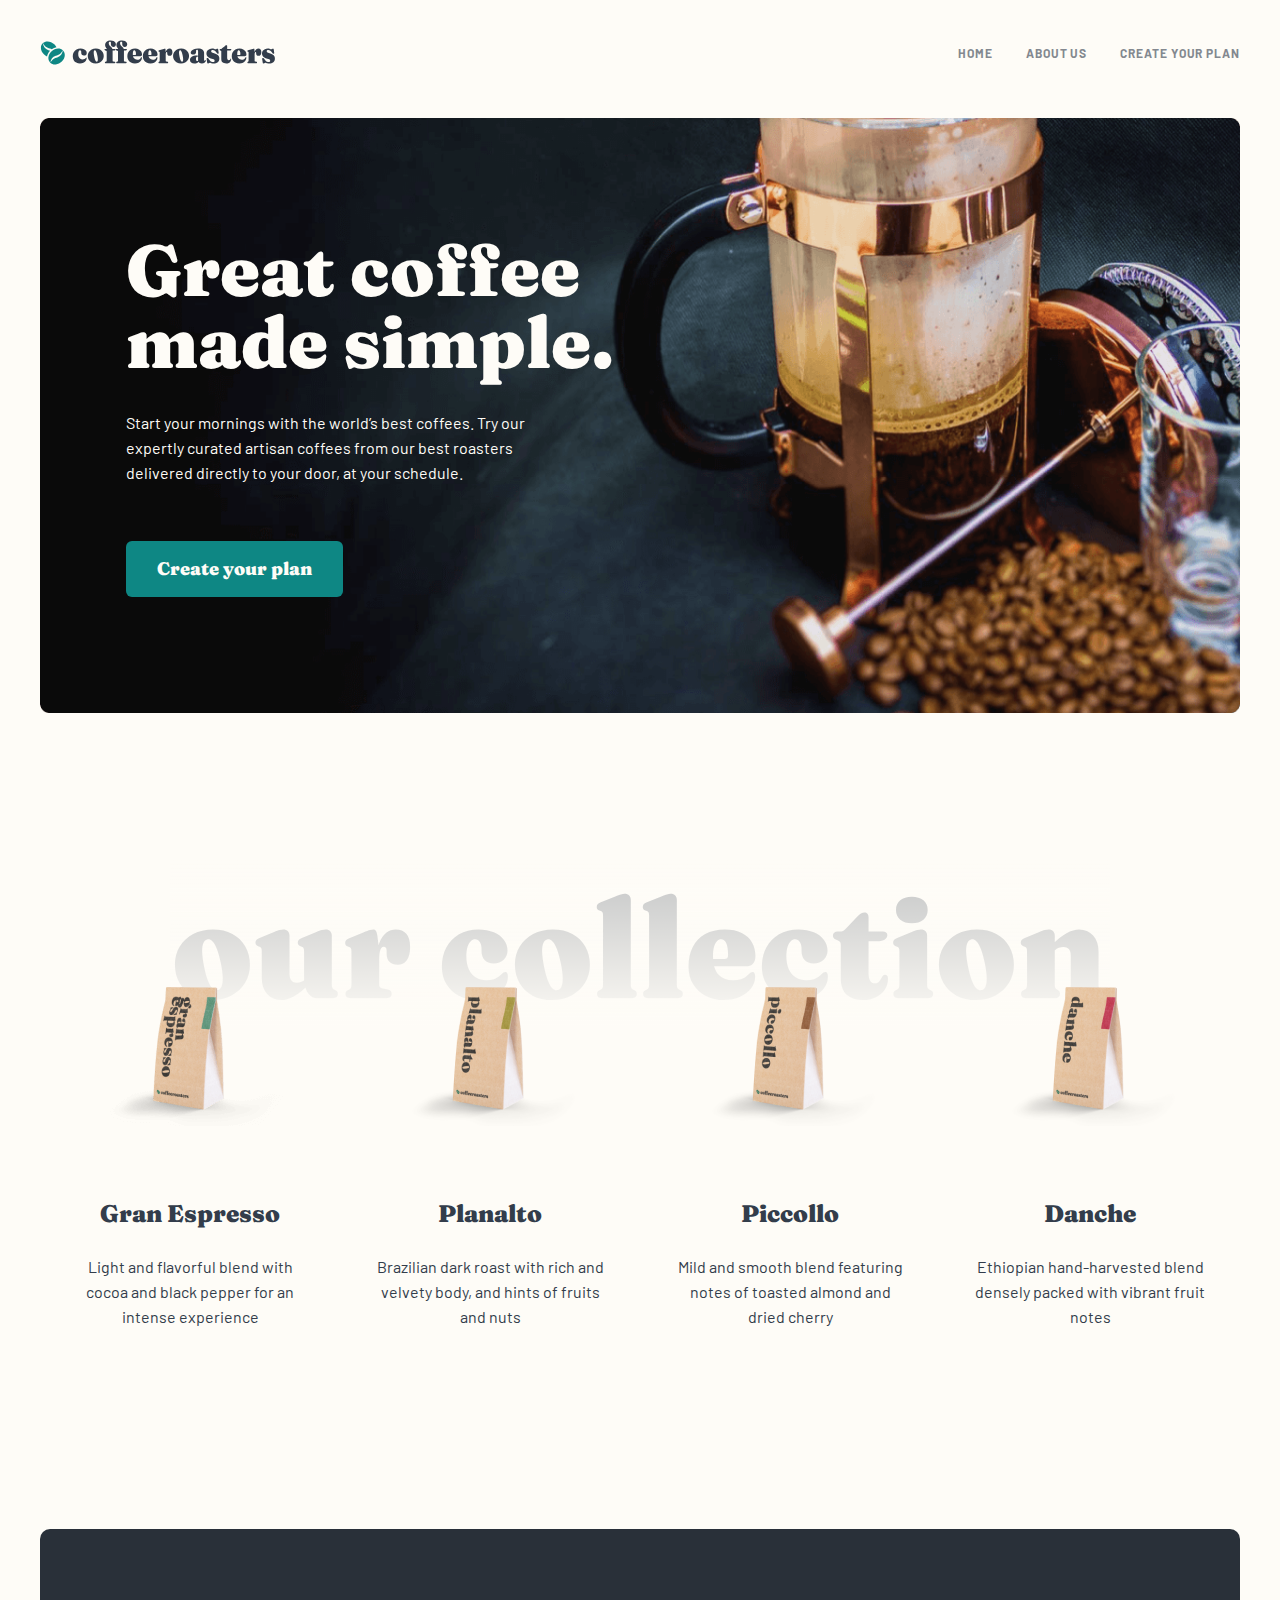
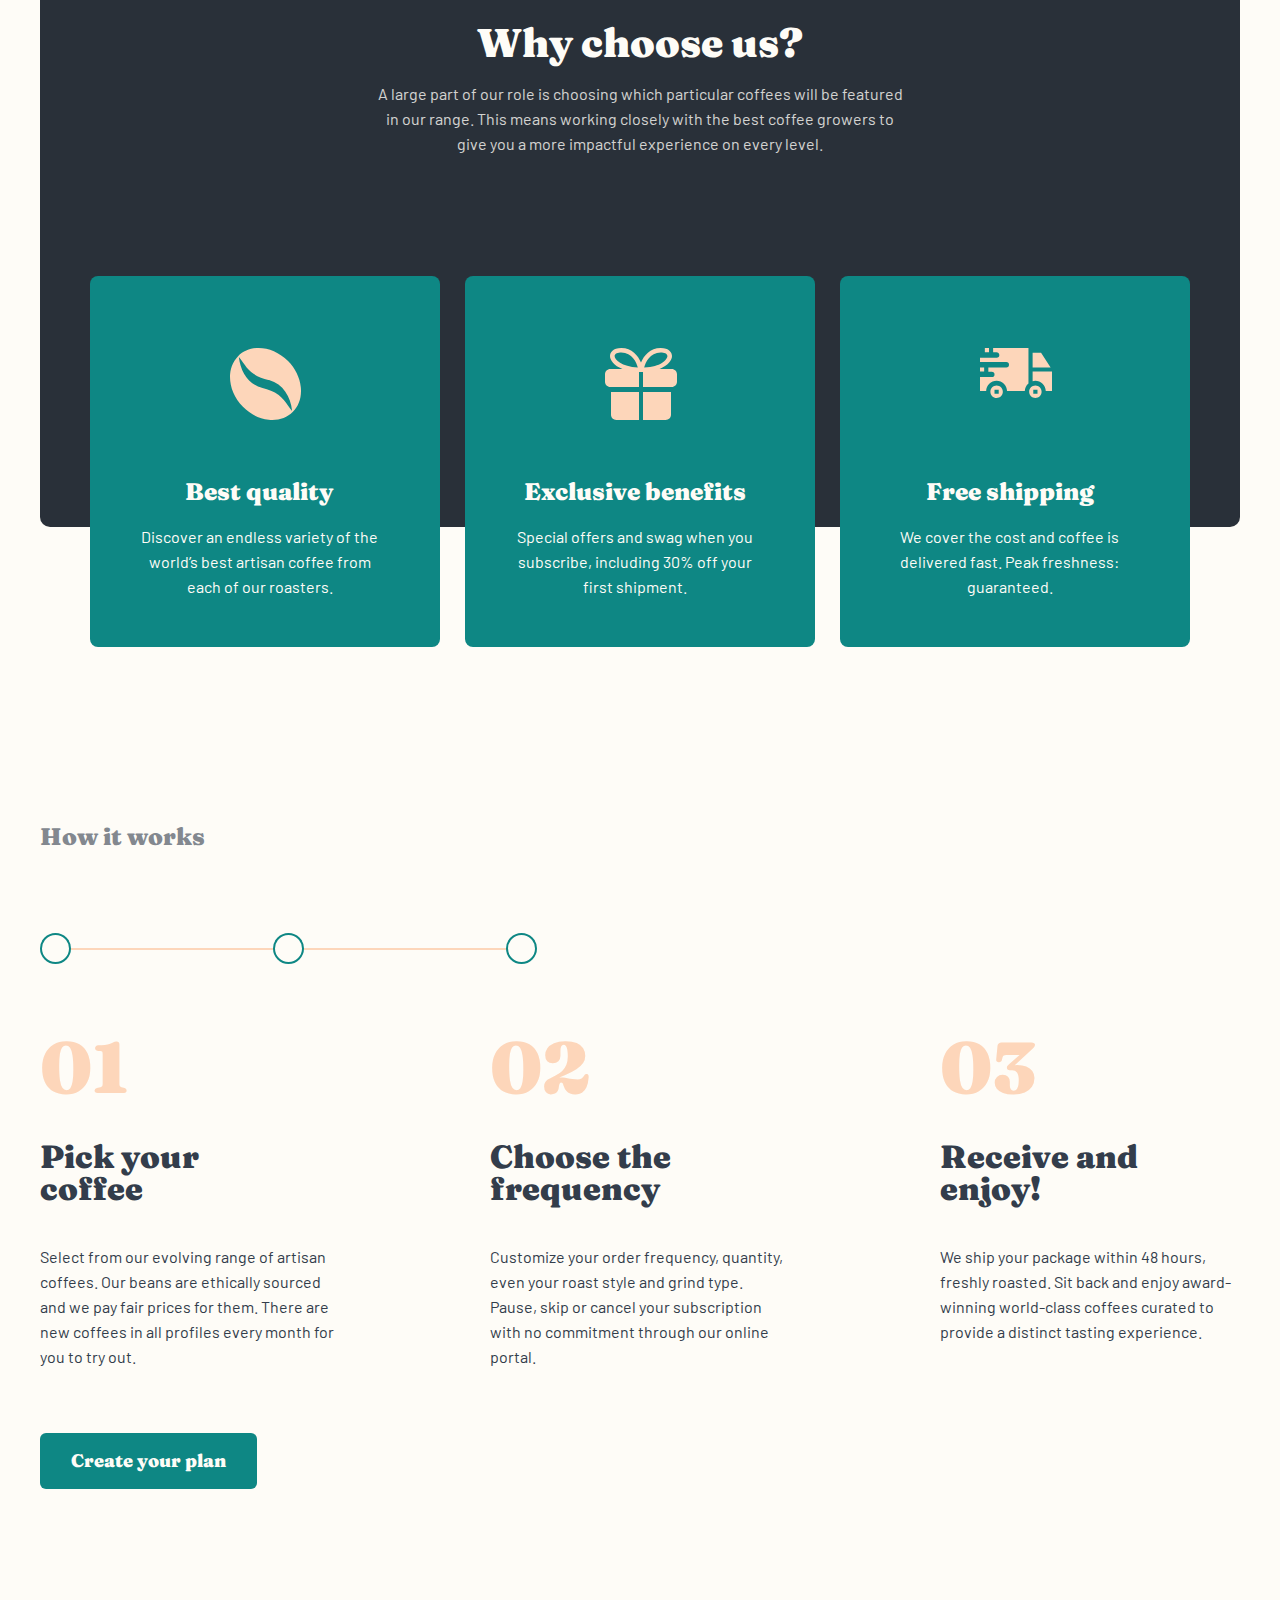
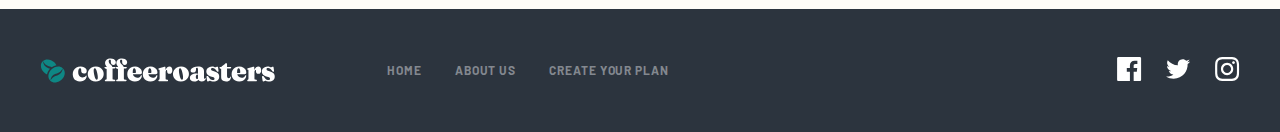
<file: index.html>
<!DOCTYPE html>
<html lang="en">
    <head>
        <meta charset="UTF-8" />
        <meta name="viewport" content="width=device-width, initial-scale=1.0" />
        <title>coffeeroaster</title>
        <!-- <link rel="stylesheet" href="./stayls/normalize.css" /> -->
        <!-- <link rel="stylesheet" href="./stayls/main.css" /> -->
        <link rel="stylesheet" href="./stayls/min.css">
    </head>
    <body>
        <header class="site-header">
            <div class="container">
                <div class="site-header__inner">
                    <a class="logo" href="">
                        <img
                            class="logo__img"
                            src="./images/logo.svg"
                            alt="coffeeroaster's logo" />
                    </a>
                    <button
                        class="site-header__menu-btn js-menu-btn"
                        type="button"></button>
                    <nav class="site-header__navbar navbar-menu">
                        <ul class="navbar-menu__list">
                            <li class="navbar-menu__item">
                                <a href="./index.html" class="navbar__menu__link">HOME</a>
                            </li>
                            <li class="navbar-menu__item">
                                <a href="./about.html" class="navbar__menu__link"
                                    >ABOUT US</a
                                >
                            </li>
                            <li class="navbar-menu__item">
                                <a href="" class="navbar__menu__link"
                                    >CREATE YOUR PLAN</a
                                >
                            </li>
                        </ul>
                    </nav>
                </div>
            </div>
        </header>
        <main class="site-main">
            <section class="great">
                <div class="container">
                    <div class="great__box">
                        <div class="great__small">
                            <h1
                                class="great__title"
                                title="Great coffee made simple.">
                                Great coffee made simple.
                            </h1>
                            <div class="great__text-box">
                                <p class="great__text">
                                    Start your mornings with the world’s best
                                    coffees. Try our expertly curated artisan
                                    coffees from our best roasters delivered
                                    directly to your door, at your schedule.
                                </p>
                            </div>
                            <a class="great__link" href="#">Create your plan</a>
                        </div>
                    </div>
                </div>
            </section>
            <section class="collection">
                <div class="container">
                    <ul class="collection__list">
                        <li class="collection__item">
                            <img
                                class="collection__img"
                                src="./images/kopicopy.png"
                                alt="Gran Espresso" />
                            <div class="collection__small">
                                <h2
                                    class="collection__title"
                                    title="Gran Espresso">
                                    Gran Espresso
                                </h2>
                                <p class="collection__text">
                                    Light and flavorful blend with cocoa and
                                    black pepper for an intense experience
                                </p>
                            </div>
                        </li>
                        <li class="collection__item">
                            <img
                                class="collection__img"
                                src="./images/planalto.png"
                                alt="Planalto" />
                            <div class="collection__small">
                                <h2 class="collection__title" title="Planalto">
                                    Planalto
                                </h2>
                                <p class="collection__text">
                                    Brazilian dark roast with rich and velvety
                                    body, and hints of fruits and nuts
                                </p>
                            </div>
                        </li>
                        <li class="collection__item">
                            <img
                                class="collection__img"
                                src="./images/piccollo.png"
                                alt="Piccollo" />
                            <div class="collection__small">
                                <h2 class="collection__title" title="Piccollo">
                                    Piccollo
                                </h2>
                                <p class="collection__text">
                                    Mild and smooth blend featuring notes of
                                    toasted almond and dried cherry
                                </p>
                            </div>
                        </li>
                        <li class="collection__item">
                            <img
                                class="collection__img"
                                src="./images/danche.png"
                                alt="Danche" />
                            <div class="collection__small">
                                <h2 class="collection__title" title="Danche">
                                    Danche
                                </h2>
                                <p class="collection__text">
                                    Ethiopian hand-harvested blend densely
                                    packed with vibrant fruit notes
                                </p>
                            </div>
                        </li>
                    </ul>
                </div>
            </section>
            <section class="quality">
                <div class="container">
                    <div class="quality__box">
                        <div class="quality__small-box">
                            <h2 class="quality__title" title="Why choose us?">
                                Why choose us?
                            </h2>
                            <p class="quality__text">
                                A large part of our role is choosing which
                                particular coffees will be featured in our
                                range. This means working closely with the best
                                coffee growers to give you a more impactful
                                experience on every level.
                            </p>
                        </div>
                    </div>
                    <div class="quality__list-wrapper">
                        <ul class="quality__list">
                            <li class="quality__item quality__item--one">
                                <div class="quality__inner">
                                    <h3
                                        class="quality__item-title"
                                        title="Best quality">
                                        Best quality
                                    </h3>
                                    <p class="quality__desc">
                                        Discover an endless variety of the
                                        world’s best artisan coffee from each of
                                        our roasters.
                                    </p>
                                </div>
                            </li>
                            <li class="quality__item quality__item--two">
                                <div class="quality__inner">
                                    <h3
                                        class="quality__item-title"
                                        title="Exclusive benefits">
                                        Exclusive benefits
                                    </h3>
                                    <p class="quality__desc">
                                        Special offers and swag when you
                                        subscribe, including 30% off your first
                                        shipment.
                                    </p>
                                </div>
                            </li>
                            <li class="quality__item quality__item--there">
                                <div class="quality__inner">
                                    <h3 class="quality__item-title">
                                        Free shipping
                                    </h3>
                                    <p class="quality__desc">
                                        We cover the cost and coffee is
                                        delivered fast. Peak freshness:
                                        guaranteed.
                                    </p>
                                </div>
                            </li>
                        </ul>
                    </div>
                </div>
            </section>
            <section class="work">
                <div class="container">
                    <div class="work__box">
                        <h2 class="work__title" title="How it works">
                            How it works
                        </h2>
                        <ol class="work__list">
                            <li class="work__item work__item--one">
                                <span class="work__span">
                                    <h3
                                        class="work__small-title"
                                        title="Pick your coffee">
                                        Pick your coffee
                                    </h3>
                                </span>
                                <p class="work__text">
                                    Select from our evolving range of artisan
                                    coffees. Our beans are ethically sourced and
                                    we pay fair prices for them. There are new
                                    coffees in all profiles every month for you
                                    to try out.
                                </p>
                            </li>
                            <li class="work__item work__item--two">
                                <h3
                                    class="work__small-title"
                                    title="Choose the frequency">
                                    Choose the frequency
                                </h3>
                                <p class="work__text">
                                    Customize your order frequency, quantity,
                                    even your roast style and grind type. Pause,
                                    skip or cancel your subscription with no
                                    commitment through our online portal.
                                </p>
                            </li>
                            <li class="work__item work__item--three">
                                <span class="work__span">
                                    <h3
                                        class="work__small-title"
                                        title="Receive and enjoy!">
                                        Receive and enjoy!
                                    </h3>
                                </span>
                                <p class="work__text">
                                    We ship your package within 48 hours,
                                    freshly roasted. Sit back and enjoy
                                    award-winning world-class coffees curated to
                                    provide a distinct tasting experience.
                                </p>
                            </li>
                        </ol>
                        <a class="work__link" href="#">Create your plan</a>
                    </div>
                </div>
            </section>
        </main>
        <footer class="site-footer">
            <div class="container">
                <div class="site-footer__box">
                    <a href="/">
                        <img
                            class="site-footer__logo"
                            src="./images/logofooter.svg"
                            alt="logo" />
                    </a>
                    <ul class="site-footer__list">
                        <li class="site-footer__item">
                            <a class="site-footer__link" href="./index.html">Home</a>
                        </li>
                        <li class="site-footer__item">
                            <a class="site-footer__link" href="./about.html">ABOUT US</a>
                        </li>
                        <li class="site-footer__item">
                            <a class="site-footer__link" href="#"
                                >CREATE YOUR PLAN</a
                            >
                        </li>
                    </ul>
                    <ul class="site-footer__icon-list">
                        <li class="site-footer__icon-item">
                            <a href="#" class="site-footer__icon-link">
                                <svg
                                    xmlns="http://www.w3.org/2000/svg"
                                    width="25"
                                    height="24"
                                    viewBox="0 0 25 24"
                                    fill="none">
                                    <path
                                        d="M22.7751 0H1.4251C0.693098 0 0.100098 0.593 0.100098 1.325V22.676C0.100098 23.407 0.693098 24 1.4251 24H12.9201V14.706H9.7921V11.084H12.9201V8.413C12.9201 5.313 14.8131 3.625 17.5791 3.625C18.9041 3.625 20.0421 3.724 20.3741 3.768V7.008L18.4561 7.009C16.9521 7.009 16.6611 7.724 16.6611 8.772V11.085H20.2481L19.7811 14.707H16.6611V24H22.7771C23.5071 24 24.1001 23.407 24.1001 22.675V1.325C24.1001 0.593 23.5071 0 22.7751 0Z"
                                        fill="currentcolor" />
                                </svg>
                            </a>
                        </li>
                        <li class="site-footer__icon-item">
                            <a href="#" class="site-footer__icon-link">
                                <svg
                                    xmlns="http://www.w3.org/2000/svg"
                                    width="25"
                                    height="20"
                                    viewBox="0 0 25 20"
                                    fill="none">
                                    <path
                                        d="M24.1001 2.55705C23.2171 2.94905 22.2681 3.21305 21.2721 3.33205C22.2891 2.72305 23.0701 1.75805 23.4371 0.608047C22.4861 1.17205 21.4321 1.58205 20.3101 1.80305C19.4131 0.846047 18.1321 0.248047 16.7161 0.248047C13.5371 0.248047 11.2011 3.21405 11.9191 6.29305C7.8281 6.08805 4.2001 4.12805 1.7711 1.14905C0.481098 3.36205 1.1021 6.25705 3.2941 7.72305C2.4881 7.69705 1.7281 7.47605 1.0651 7.10705C1.0111 9.38805 2.6461 11.522 5.0141 11.997C4.3211 12.185 3.5621 12.229 2.7901 12.081C3.4161 14.037 5.2341 15.46 7.3901 15.5C5.3201 17.123 2.7121 17.848 0.100098 17.54C2.2791 18.937 4.8681 19.752 7.6481 19.752C16.7901 19.752 21.9551 12.031 21.6431 5.10605C22.6051 4.41105 23.4401 3.54405 24.1001 2.55705Z"
                                        fill="currentcolor" />
                                </svg>
                            </a>
                        </li>
                        <li class="site-footer__icon-item">
                            <a href="#" class="site-footer__icon-link">
                                <svg
                                    xmlns="http://www.w3.org/2000/svg"
                                    width="25"
                                    height="24"
                                    viewBox="0 0 25 24"
                                    fill="none">
                                    <path
                                        fill-rule="evenodd"
                                        clip-rule="evenodd"
                                        d="M12.1001 0C8.8411 0 8.4331 0.014 7.1531 0.072C2.7951 0.272 0.373098 2.69 0.173098 7.052C0.114098 8.333 0.100098 8.741 0.100098 12C0.100098 15.259 0.114098 15.668 0.172098 16.948C0.372098 21.306 2.7901 23.728 7.1521 23.928C8.4331 23.986 8.8411 24 12.1001 24C15.3591 24 15.7681 23.986 17.0481 23.928C21.4021 23.728 23.8301 21.31 24.0271 16.948C24.0861 15.668 24.1001 15.259 24.1001 12C24.1001 8.741 24.0861 8.333 24.0281 7.053C23.8321 2.699 21.4111 0.273 17.0491 0.073C15.7681 0.014 15.3591 0 12.1001 0ZM12.1001 2.163C15.3041 2.163 15.6841 2.175 16.9501 2.233C20.2021 2.381 21.7211 3.924 21.8691 7.152C21.9271 8.417 21.9381 8.797 21.9381 12.001C21.9381 15.206 21.9261 15.585 21.8691 16.85C21.7201 20.075 20.2051 21.621 16.9501 21.769C15.6841 21.827 15.3061 21.839 12.1001 21.839C8.8961 21.839 8.5161 21.827 7.2511 21.769C3.9911 21.62 2.4801 20.07 2.3321 16.849C2.2741 15.584 2.2621 15.205 2.2621 12C2.2621 8.796 2.2751 8.417 2.3321 7.151C2.4811 3.924 3.9961 2.38 7.2511 2.232C8.5171 2.175 8.8961 2.163 12.1001 2.163ZM5.9381 12C5.9381 8.597 8.6971 5.838 12.1001 5.838C15.5031 5.838 18.2621 8.597 18.2621 12C18.2621 15.404 15.5031 18.163 12.1001 18.163C8.6971 18.163 5.9381 15.403 5.9381 12ZM12.1001 16C9.8911 16 8.1001 14.21 8.1001 12C8.1001 9.791 9.8911 8 12.1001 8C14.3091 8 16.1001 9.791 16.1001 12C16.1001 14.21 14.3091 16 12.1001 16ZM17.0651 5.595C17.0651 4.8 17.7101 4.155 18.5061 4.155C19.3011 4.155 19.9451 4.8 19.9451 5.595C19.9451 6.39 19.3011 7.035 18.5061 7.035C17.7101 7.035 17.0651 6.39 17.0651 5.595Z"
                                        fill="currentcolor" />
                                </svg>
                            </a>
                        </li>
                    </ul>
                </div>
            </div>
        </footer>
        <script src="./main.js"></script>
    </body>
</html>
</file>
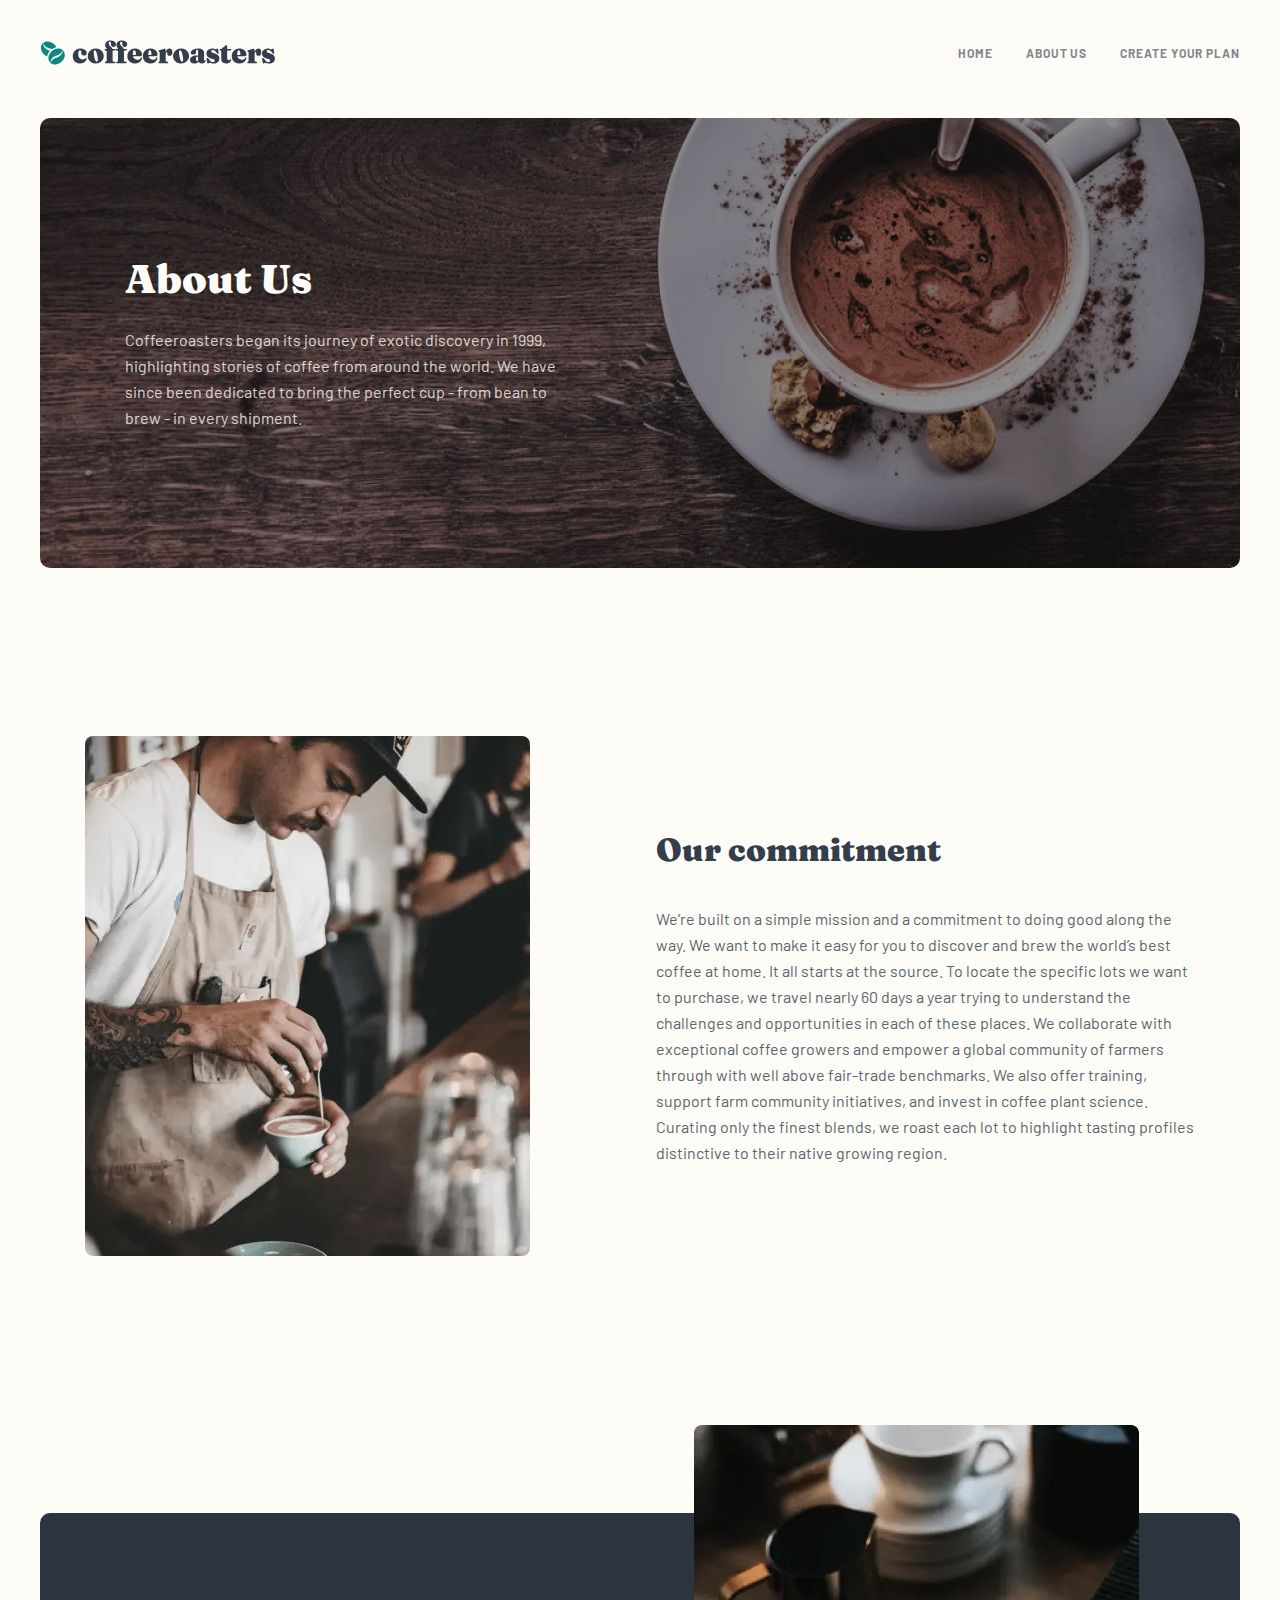
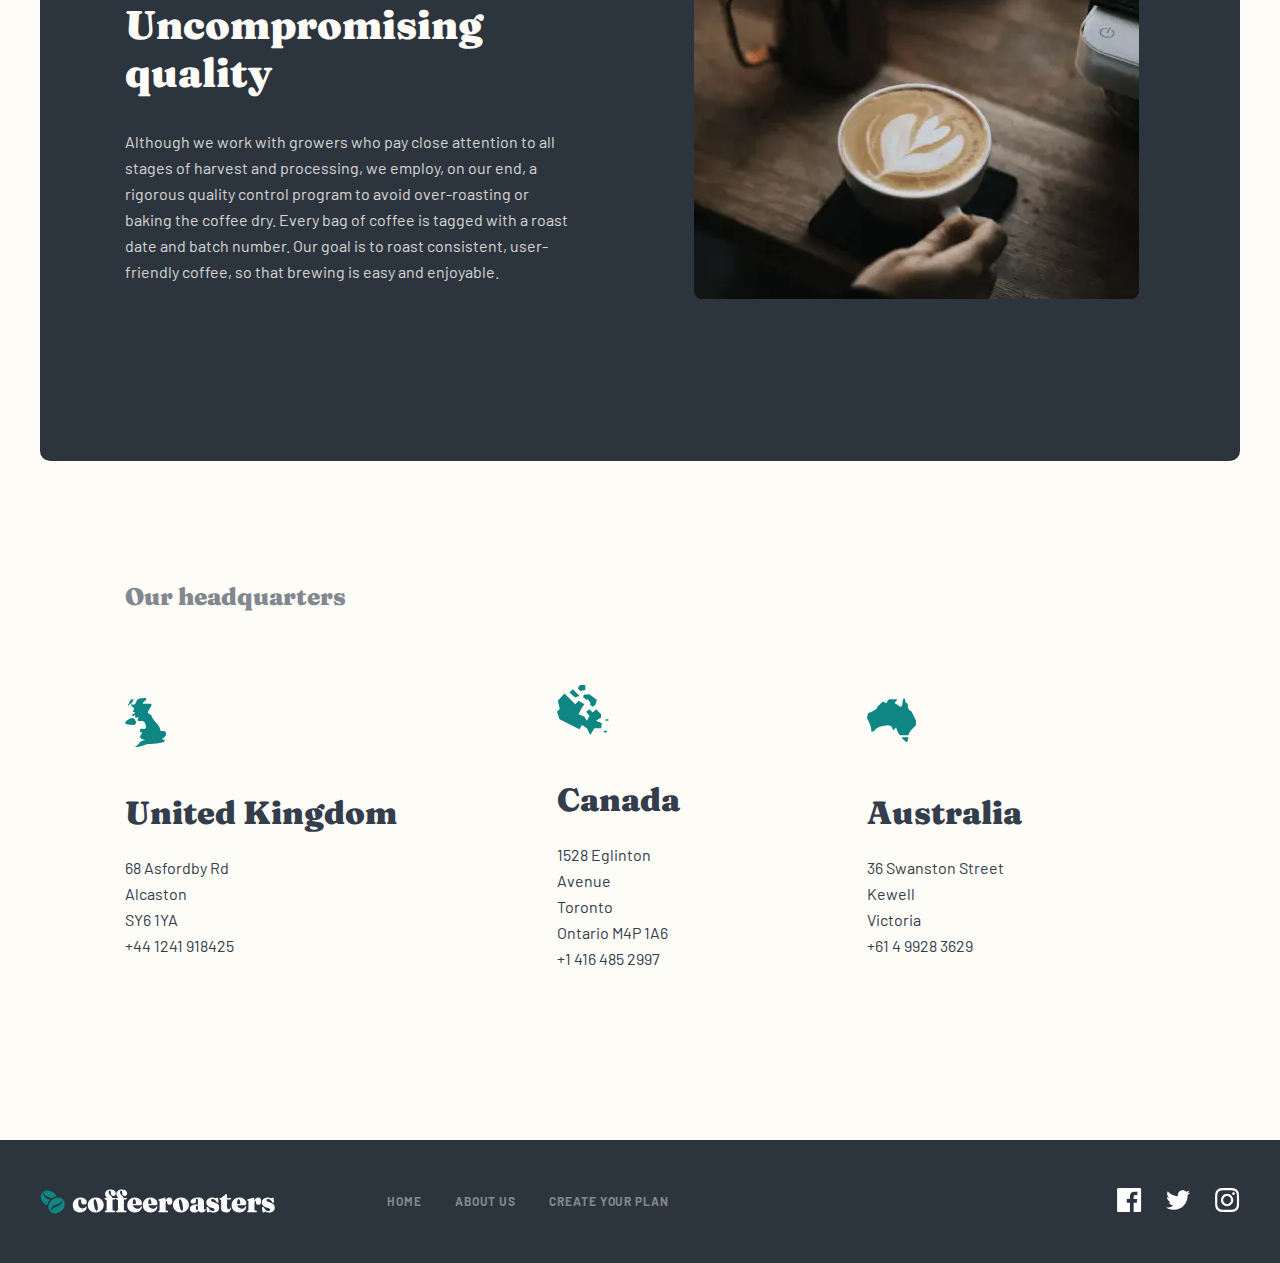
<file: about.html>
<!DOCTYPE html>
<html lang="en">
    <head>
        <meta charset="UTF-8" />
        <meta name="viewport" content="width=device-width, initial-scale=1.0" />
        <title>About</title>
        <!-- <link rel="stylesheet" href="./stayls/normalize.css" /> -->
        <!-- <link rel="stylesheet" href="././stayls/main.css" /> -->
        <link rel="stylesheet" href="./stayls/min.css">
    </head>
    <body>
        <header class="site-header">
            <div class="container">
                <div class="site-header__inner">
                    <a class="logo" href="./index.html">
                        <img
                            class="logo__img"
                            src="./images/logo.svg"
                            alt="coffeeroaster's logo" />
                    </a>
                    <button
                        class="site-header__menu-btn js-menu-btn"
                        type="button"></button>
                    <nav class="site-header__navbar navbar-menu">
                        <ul class="navbar-menu__list">
                            <li class="navbar-menu__item">
                                <a
                                    href="./index.html"
                                    class="navbar__menu__link"
                                    >HOME</a
                                >
                            </li>
                            <li class="navbar-menu__item">
                                <a
                                    href="./about.html"
                                    class="navbar__menu__link"
                                    >ABOUT US</a
                                >
                            </li>
                            <li class="navbar-menu__item">
                                <a href="" class="navbar__menu__link"
                                    >CREATE YOUR PLAN</a
                                >
                            </li>
                        </ul>
                    </nav>
                </div>
            </div>
        </header>
        <main class="site-main">
            <section class="about">
                <div class="container">
                    <div class="about__big-box">
                        <h1 class="about__title" title="About Us">About Us</h1>
                        <div class="about__box">
                            <p class="about__text">
                                Coffeeroasters began its journey of exotic
                                discovery in 1999, highlighting stories of
                                coffee from around the world. We have since been
                                dedicated to bring the perfect cup - from bean
                                to brew - in every shipment.
                            </p>
                        </div>
                    </div>
                </div>
            </section>
            <section class="commitment">
                <div class="container">
                    <div class="commitment__big-box">
                        <div class="commitment__box">
                            <picture class="commitment__pictuer">
                                <source
                                    type="image/webp"
                                    media="(min-width: 1000px)"
                                    width="445"
                                    height="520"
                                    srcset="
                                        ./images/mendesktop@1x.webp 1x,
                                        ./images/mendesktop@2x.webp 2x
                                    " />

                                <source
                                    type="image/webp"
                                    media="(min-width: 750px)"
                                    width="281"
                                    height="470"
                                    srcset="
                                        ./images/mentablet@1x.webp 1x,
                                        ./images/mentablet@2x.webp 2x
                                    " />

                                <source
                                    type="image/webp"
                                    srcset="
                                        ./images/menmobile@1x.webp 1x,
                                        ./images/menmobile@2x.webp 2x
                                    " />

                                <source
                                    media="(min-width: 1000px)"
                                    width="445"
                                    height="520"
                                    srcset="
                                        ./images/mendesktop@1x 1x,
                                        ./images/mendesktop@2x 2x
                                    " />

                                <source
                                    media="(min-width: 750px)"
                                    width="281"
                                    height="470"
                                    srcset="
                                        ./images/mentablet@1x 1x,
                                        ./images/mentablet@2x 2x
                                    " />

                                <img
                                    class="commitment__img"
                                    src="./images/menmobile@1x.png"
                                    srcset="
                                        ./images/menmobile@1x.png 1x,
                                        ./images/menmobile@2x.png 2x
                                    "
                                    alt="Men's picture" />
                            </picture>
                            <div class="commitment__text-box">
                                <h2
                                    class="commitment__title"
                                    title="Our commitment">
                                    Our commitment
                                </h2>
                                <p class="commitment__text">
                                    We’re built on a simple mission and a
                                    commitment to doing good along the way. We
                                    want to make it easy for you to discover and
                                    brew the world’s best coffee at home. It all
                                    starts at the source. To locate the specific
                                    lots we want to purchase, we travel nearly
                                    60 days a year trying to understand the
                                    challenges and opportunities in each of
                                    these places. We collaborate with
                                    exceptional coffee growers and empower a
                                    global community of farmers through with
                                    well above fair-trade benchmarks. We also
                                    offer training, support farm community
                                    initiatives, and invest in coffee plant
                                    science. Curating only the finest blends, we
                                    roast each lot to highlight tasting profiles
                                    distinctive to their native growing region.
                                </p>
                            </div>
                        </div>
                    </div>
                </div>
            </section>
            <section class="uncom">
                <div class="container">
                    <div class="uncom__box">
                        <picture class="uncom__pictuer">
                            <source
                                type="image/webp"
                                media="(min-width: 1000px)"
                                width="445"
                                height="474"
                                srcset="
                                    ./images/uncomdesktop@1x.webp 1x,
                                    ./images/uncomdesktop@2x.webp 2x
                                " />

                            <source
                                type="image/webp"
                                media="(min-width: 750px)"
                                width="573"
                                height="320"
                                srcset="
                                    ./images/uncomtablet@1x.webp 1x,
                                    ./images/uncomtablet@2x.webp 2x
                                " />

                            <source
                                type="image/webp"
                                srcset="
                                    ./images/uncommobile@1x.webp 1x,
                                    ./images/uncommobile@2x.webp 2x
                                " />

                            <source
                                media="(min-width: 1000px)"
                                width="445"
                                height="474"
                                srcset="
                                    ./images/uncomdesktop@1x.png 1x,
                                    ./images/uncomdesktop@2x.png 2x
                                " />

                            <source
                                media="(min-width: 750px)"
                                width="573"
                                height="320"
                                srcset="
                                    ./images/uncomtablet@1x.png 1x,
                                    ./images/uncomtablet@2x.png 2x
                                " />

                            <img
                                class="uncom__img"
                                src="./images/uncommobile@1x.png"
                                srcset="
                                    ./images/uncommobile@1x.png 1x,
                                    ./images/uncommobile@2x.png 2x
                                "
                                alt="Coffee's picture" />
                        </picture>
                        <div class="uncom__text-box">
                            <h2
                                class="uncom__title"
                                title="Uncompromising quality">
                                Uncompromising quality
                            </h2>
                            <p class="uncom__text">
                                Although we work with growers who pay close
                                attention to all stages of harvest and
                                processing, we employ, on our end, a rigorous
                                quality control program to avoid over-roasting
                                or baking the coffee dry. Every bag of coffee is
                                tagged with a roast date and batch number. Our
                                goal is to roast consistent, user-friendly
                                coffee, so that brewing is easy and enjoyable.
                            </p>
                        </div>
                    </div>
                </div>
            </section>
            <section class="head">
                <div class="container">
                    <div class="head__box">
                        <h2 class="head__title" title="Our headquarters">
                            Our headquarters
                        </h2>
                        <ul class="head__list">
                            <li class="head__item">
                                <h3
                                    class="head__small-title"
                                    title="United Kingdom">
                                    United Kingdom
                                </h3>
                                <div class="head__text-box">
                                    <p class="head__text">
                                        68 Asfordby Rd Alcaston <br />
                                        SY6 1YA <br />
                                        +44 1241 918425
                                    </p>
                                </div>
                            </li>
                            <li class="head__item">
                                <h3 class="head__small-title" title="Canada">
                                    Canada
                                </h3>
                                <div class="head__text-box">
                                    <p class="head__text">
                                        1528 Eglinton Avenue <br />
                                        Toronto <br />
                                        Ontario M4P 1A6 <br />
                                        +1 416 485 2997
                                    </p>
                                </div>
                            </li>
                            <li class="head__item">
                                <h3 class="head__small-title" title="Australia">
                                    Australia
                                </h3>
                                <div class="head__text-box">
                                    <p class="head__text">
                                        36 Swanston Street <br />
                                        Kewell <br />
                                        Victoria <br />
                                        +61 4 9928 3629
                                    </p>
                                </div>
                            </li>
                        </ul>
                    </div>
                </div>
            </section>
        </main>
        <footer class="site-footer">
            <div class="container">
                <div class="site-footer__box">
                    <a href="./index.html">
                        <img
                            class="site-footer__logo"
                            src="./images/logofooter.svg"
                            alt="logo" />
                    </a>
                    <ul class="site-footer__list">
                        <li class="site-footer__item">
                            <a class="site-footer__link" href="./index.html"
                                >Home</a
                            >
                        </li>
                        <li class="site-footer__item">
                            <a class="site-footer__link" href="./about.html"
                                >ABOUT US</a
                            >
                        </li>
                        <li class="site-footer__item">
                            <a class="site-footer__link" href="#"
                                >CREATE YOUR PLAN</a
                            >
                        </li>
                    </ul>
                    <ul class="site-footer__icon-list">
                        <li class="site-footer__icon-item">
                            <a href="#" class="site-footer__icon-link">
                                <svg
                                    xmlns="http://www.w3.org/2000/svg"
                                    width="25"
                                    height="24"
                                    viewBox="0 0 25 24"
                                    fill="none">
                                    <path
                                        d="M22.7751 0H1.4251C0.693098 0 0.100098 0.593 0.100098 1.325V22.676C0.100098 23.407 0.693098 24 1.4251 24H12.9201V14.706H9.7921V11.084H12.9201V8.413C12.9201 5.313 14.8131 3.625 17.5791 3.625C18.9041 3.625 20.0421 3.724 20.3741 3.768V7.008L18.4561 7.009C16.9521 7.009 16.6611 7.724 16.6611 8.772V11.085H20.2481L19.7811 14.707H16.6611V24H22.7771C23.5071 24 24.1001 23.407 24.1001 22.675V1.325C24.1001 0.593 23.5071 0 22.7751 0Z"
                                        fill="currentcolor" />
                                </svg>
                            </a>
                        </li>
                        <li class="site-footer__icon-item">
                            <a href="#" class="site-footer__icon-link">
                                <svg
                                    xmlns="http://www.w3.org/2000/svg"
                                    width="25"
                                    height="20"
                                    viewBox="0 0 25 20"
                                    fill="none">
                                    <path
                                        d="M24.1001 2.55705C23.2171 2.94905 22.2681 3.21305 21.2721 3.33205C22.2891 2.72305 23.0701 1.75805 23.4371 0.608047C22.4861 1.17205 21.4321 1.58205 20.3101 1.80305C19.4131 0.846047 18.1321 0.248047 16.7161 0.248047C13.5371 0.248047 11.2011 3.21405 11.9191 6.29305C7.8281 6.08805 4.2001 4.12805 1.7711 1.14905C0.481098 3.36205 1.1021 6.25705 3.2941 7.72305C2.4881 7.69705 1.7281 7.47605 1.0651 7.10705C1.0111 9.38805 2.6461 11.522 5.0141 11.997C4.3211 12.185 3.5621 12.229 2.7901 12.081C3.4161 14.037 5.2341 15.46 7.3901 15.5C5.3201 17.123 2.7121 17.848 0.100098 17.54C2.2791 18.937 4.8681 19.752 7.6481 19.752C16.7901 19.752 21.9551 12.031 21.6431 5.10605C22.6051 4.41105 23.4401 3.54405 24.1001 2.55705Z"
                                        fill="currentcolor" />
                                </svg>
                            </a>
                        </li>
                        <li class="site-footer__icon-item">
                            <a href="#" class="site-footer__icon-link">
                                <svg
                                    xmlns="http://www.w3.org/2000/svg"
                                    width="25"
                                    height="24"
                                    viewBox="0 0 25 24"
                                    fill="none">
                                    <path
                                        fill-rule="evenodd"
                                        clip-rule="evenodd"
                                        d="M12.1001 0C8.8411 0 8.4331 0.014 7.1531 0.072C2.7951 0.272 0.373098 2.69 0.173098 7.052C0.114098 8.333 0.100098 8.741 0.100098 12C0.100098 15.259 0.114098 15.668 0.172098 16.948C0.372098 21.306 2.7901 23.728 7.1521 23.928C8.4331 23.986 8.8411 24 12.1001 24C15.3591 24 15.7681 23.986 17.0481 23.928C21.4021 23.728 23.8301 21.31 24.0271 16.948C24.0861 15.668 24.1001 15.259 24.1001 12C24.1001 8.741 24.0861 8.333 24.0281 7.053C23.8321 2.699 21.4111 0.273 17.0491 0.073C15.7681 0.014 15.3591 0 12.1001 0ZM12.1001 2.163C15.3041 2.163 15.6841 2.175 16.9501 2.233C20.2021 2.381 21.7211 3.924 21.8691 7.152C21.9271 8.417 21.9381 8.797 21.9381 12.001C21.9381 15.206 21.9261 15.585 21.8691 16.85C21.7201 20.075 20.2051 21.621 16.9501 21.769C15.6841 21.827 15.3061 21.839 12.1001 21.839C8.8961 21.839 8.5161 21.827 7.2511 21.769C3.9911 21.62 2.4801 20.07 2.3321 16.849C2.2741 15.584 2.2621 15.205 2.2621 12C2.2621 8.796 2.2751 8.417 2.3321 7.151C2.4811 3.924 3.9961 2.38 7.2511 2.232C8.5171 2.175 8.8961 2.163 12.1001 2.163ZM5.9381 12C5.9381 8.597 8.6971 5.838 12.1001 5.838C15.5031 5.838 18.2621 8.597 18.2621 12C18.2621 15.404 15.5031 18.163 12.1001 18.163C8.6971 18.163 5.9381 15.403 5.9381 12ZM12.1001 16C9.8911 16 8.1001 14.21 8.1001 12C8.1001 9.791 9.8911 8 12.1001 8C14.3091 8 16.1001 9.791 16.1001 12C16.1001 14.21 14.3091 16 12.1001 16ZM17.0651 5.595C17.0651 4.8 17.7101 4.155 18.5061 4.155C19.3011 4.155 19.9451 4.8 19.9451 5.595C19.9451 6.39 19.3011 7.035 18.5061 7.035C17.7101 7.035 17.0651 6.39 17.0651 5.595Z"
                                        fill="currentcolor" />
                                </svg>
                            </a>
                        </li>
                    </ul>
                </div>
            </div>
        </footer>
        <script src="./main.js"></script>
    </body>
</html>
</file>
<file: stayls/main.css>
/*
* Prefixed by https://autoprefixer.github.io
* PostCSS: v8.4.14,
* Autoprefixer: v10.4.7
* Browsers: last 2 version
*/

/*
* Prefixed by https://autoprefixer.github.io
* PostCSS: v8.4.14,
* Autoprefixer: v10.4.7
* Browsers: last 2 version
*/

/* 
* Prefixed by https://autoprefixer.github.io
* PostCSS: v8.4.14,
* Autoprefixer: v10.4.7
* Browsers: last 2 version
*/

@font-face {
    font-display: swap;
    font-family: "Barlow";
    font-style: normal;
    font-weight: 400;
    src: url("../fonts/barlow-v12-latin-regular.woff2") format("woff2"),
        url("../fonts/barlow-v12-latin-regular.woff") format("woff");
}
@font-face {
    font-display: swap;
    font-family: "Barlow";
    font-style: normal;
    font-weight: 700;
    src: url("../fonts/barlow-v12-latin-700.woff2") format("woff2"),
        url("../fonts/barlow-v12-latin-700.woff") format("woff");
}
@font-face {
    font-display: swap;
    font-family: "Fraunces";
    font-style: normal;
    font-weight: 900;
    src: url("../fonts/fraunces-v31-latin-900.woff2") format("woff2"),
        url("../fonts/fraunces-v31-latin-900.woff") format("woff");
}

*,
*::before,
*::after {
    -webkit-box-sizing: border-box;
    box-sizing: border-box;
}

body {
    -webkit-box-orient: vertical;
    -webkit-box-direction: normal;
    -ms-flex-direction: column;
    flex-direction: column;
    height: 100%;
    font-family: "Barlow", "Arial", sans-serif;
    background-color: #fefcf7;
}

img {
    display: block;
    height: auto;
}

.container {
    max-width: 1320px;
    width: 100%;
    margin: 0 auto;
    padding: 0 24px;
}

.site-main {
    -webkit-box-flex: 1;
    -ms-flex-positive: 1;
    flex-grow: 1;
}

.unscrollbody {
    overflow: hidden;
}

.open-menu .navbar-menu {
    display: block;
}

.open-menu .site-header__menu-btn {
    background-image: url(../images/cloase.svg);
}

.navbar-menu {
    display: none;
    position: absolute;
    top: 90px;
    left: 0;
    z-index: 5;
    width: 100vw;
    height: 100vh;
    background-image: -webkit-gradient(
        linear,
        left bottom, left top,
        from(rgba(254, 252, 247, 0.504981)),
        color-stop(55.94%, #fefcf7)
    );
    background-image: linear-gradient(
        0deg,
        rgba(254, 252, 247, 0.504981) 0%,
        #fefcf7 55.94%
    );
}

.site-header {
    position: relative;
    z-index: 1;
    padding-top: 32px;
    padding-bottom: 40px;
}

.site-header__inner {
    display: -webkit-box;
    display: -ms-flexbox;
    display: flex;
    -webkit-box-pack: justify;
    -ms-flex-pack: justify;
    justify-content: space-between;
    -webkit-box-align: center;
    -ms-flex-align: center;
    align-items: center;
}

.logo__img {
    width: 163px;
    height: 18px;
}

.site-header__menu-btn {
    width: 16px;
    height: 15px;
    border: none;
    background-color: transparent;
    background-image: url(../images/hamburg.svg);
    background-size: 100%;
    background-repeat: no-repeat;
    background-position: center;
}

.navbar-menu__list {
    display: -webkit-box;
    display: -ms-flexbox;
    display: flex;
    -webkit-box-orient: vertical;
    -webkit-box-direction: normal;
    -ms-flex-direction: column;
    flex-direction: column;
    -webkit-box-align: center;
    -ms-flex-align: center;
    align-items: center;
    row-gap: 32px;
    -webkit-column-gap: 33px;
    -moz-column-gap: 33px;
    column-gap: 33px;
    margin-top: 40px;
    list-style: none;
    padding-left: 0;
}

.navbar__menu__link {
    color: #333d4b;
    text-align: center;
    font-family: "Fraunces", "Times New Roman", serif;
    font-size: 18px;
    font-style: normal;
    font-weight: 900;
    line-height: 32px; /* 133.333% */
    letter-spacing: 0px;
    text-decoration: none;
}

.great__box {
    display: -webkit-box;
    display: -ms-flexbox;
    display: flex;
    -webkit-box-orient: vertical;
    -webkit-box-direction: normal;
    -ms-flex-direction: column;
    flex-direction: column;
    -webkit-box-align: center;
    -ms-flex-align: center;
    align-items: center;
    padding: 75px 24px;
    background-image: url(../images/Bitmap.png);
    background-repeat: no-repeat;
    background-size: 100% 100%;
    border-radius: 6px;
}

.great__small {
    display: none;
    display: -webkit-box;
    display: -ms-flexbox;
    display: flex;
    -webkit-box-orient: vertical;
    -webkit-box-direction: normal;
    -ms-flex-direction: column;
    flex-direction: column;
    -webkit-box-align: center;
    -ms-flex-align: center;
    align-items: center;
}

.great__title {
    color: #fefcf7;
    text-align: center;
    font-family: "Fraunces";
    font-size: 26px;
    font-style: normal;
    font-weight: 900;
    line-height: 40px; /* 100% */
    margin-top: 0;
    margin-bottom: 24px;
}

.great__text {
    color: #fefcf7;
    text-align: center;
    font-size: 10px;
    font-style: normal;
    font-weight: 400;
    line-height: 25px; /* 166.667% */
    margin-top: 0;
    margin-bottom: 39px;
}

.great__link {
    display: inline-block;
    color: #fefcf7;
    background-color: #0e8784;
    border-radius: 6px;
    text-align: center;
    font-family: "Fraunces";
    font-size: 12px;
    font-style: normal;
    font-weight: 900;
    line-height: 25px; /* 138.889% */
    -webkit-transition: background-color 0.4s linear;
    transition: background-color 0.4s linear;
    padding: 12px 28px 13px;
    -webkit-text-decoration-line: none;
    text-decoration-line: none;
}

.great__link:hover {
    background-color: #66d2cf;
}

.collection__list {
    display: -webkit-box;
    display: -ms-flexbox;
    display: flex;
    -webkit-box-orient: vertical;
    -webkit-box-direction: normal;
    -ms-flex-direction: column;
    flex-direction: column;
    -webkit-box-align: center;
    -ms-flex-align: center;
    align-items: center;
    margin-top: 0;
    margin-bottom: 0;
    padding-top: 205px;
    padding-bottom: 120px;
    position: relative;
    padding-left: 0;
    list-style: none;
    background-image: url(../images/ourimg.svg);
    background-position: center 120px;
    background-size: 280px 68px;
    background-repeat: no-repeat;
}

.collection__item {
    display: -webkit-box;
    display: -ms-flexbox;
    display: flex;
    -webkit-box-orient: vertical;
    -webkit-box-direction: normal;
    -ms-flex-direction: column;
    flex-direction: column;
    -webkit-box-align: center;
    -ms-flex-align: center;
    align-items: center;
}

.collection__item:not(:last-child) {
    margin-bottom: 48px;
}

.collection__img {
    min-width: 200px;
    min-height: 151px;
}

.collection__title {
    color: #333d4b;
    text-align: center;
    font-family: "Fraunces";
    font-size: 24px;
    font-style: normal;
    font-weight: 900;
    line-height: 32px; /* 133.333% */
    margin-top: 24px;
    margin-bottom: 16px;
}

.collection__text {
    color: #333d4b;
    text-align: center;
    font-size: 15px;
    font-style: normal;
    font-weight: 400;
    line-height: 25px; /* 166.667% */
    margin-top: 0;
    margin-bottom: 0;
}

.quality__box {
    background-color: #2c343e;
    border-top-left-radius: 10px;
    border-top-right-radius: 10px;
}

.quality__small-box {
    padding-top: 64px;
    padding-right: 15px;
    padding-bottom: 28px;
    padding-left: 15px;
}

.quality__list-wrapper {
    /* width: 233px; */
    background-color: #293039;
    margin-bottom: 788px;
    padding: 36px 15px 215px;
    border-bottom-left-radius: 10px;
    border-bottom-right-radius: 10px;
}

.quality__title {
    color: #fefcf7;
    text-align: center;
    font-family: "Fraunces";
    font-size: 22px;
    font-style: normal;
    font-weight: 900;
    line-height: 28px; /* 100% */
    margin-top: 0;
    margin-bottom: 24px;
}

.quality__text {
    color: #fefcf7;
    text-align: center;
    font-size: 12px;
    font-style: normal;
    font-weight: 400;
    line-height: 25px; /* 166.667% */
    opacity: 0.8;
    margin-top: 0;
    margin-bottom: 0;
}

.quality__list {
    /* width: 202px; */
    margin-top: 0;
    margin-bottom: 0;
    padding-left: 0;
    list-style: none;
    position: relative;
}

.quality__item {
    width: 202px;
    background-color: #0e8784;
    border-radius: 8px;
    padding: 200px 12px 51px;
    position: relative;
}

.quality__item::before {
    content: "";
    width: 71px;
    height: 72px;
    background-image: url(../images/coffee.svg);
    position: absolute;
    top: 72px;
    left: 65px;
}

.quality__item--two::before {
    content: "";
    width: 72px;
    height: 72px;
    background-image: url(../images/Combined.svg);
    position: absolute;
    top: 72px;
    left: 65px;
}

.quality__item--there::before {
    content: "";
    width: 72px;
    height: 50px;
    background-image: url(../images/car.svg);
    position: absolute;
    top: 72px;
    left: 65px;
}

.quality__item--one {
    position: relative;
    left: calc(50% - 101px);
}

.quality__item--two {
    position: absolute;
    top: 430px;
    left: calc(50% - 101px);
}

.quality__item--there {
    position: absolute;
    top: 884px;
    left: calc(50% - 101px);
}

.quality__item-title {
    color: #fefcf7;
    text-align: center;
    font-family: "Fraunces";
    font-size: 22px;
    font-style: normal;
    font-weight: 900;
    line-height: 32px; /* 133.333% */
    margin-top: 0;
    margin-bottom: 24px;
}

.quality__desc {
    color: #fefcf7;
    text-align: center;
    font-size: 15px;
    font-style: normal;
    font-weight: 400;
    line-height: 25px; /* 166.667% */
    margin-top: 0;
    margin-bottom: 0;
}

.work__box {
    display: -webkit-box;
    display: -ms-flexbox;
    display: flex;
    -webkit-box-orient: vertical;
    -webkit-box-direction: normal;
    -ms-flex-direction: column;
    flex-direction: column;
    -webkit-box-align: center;
    -ms-flex-align: center;
    align-items: center;
    padding-bottom: 120px;
}

.work__title {
    color: #83888f;
    text-align: center;
    font-family: "Fraunces";
    font-size: 24px;
    font-style: normal;
    font-weight: 900;
    line-height: 32px; /* 133.333% */
    margin-top: 0;
    margin-bottom: 80px;
}

.work__list {
    margin-top: 0;
    margin-bottom: 79px;
    list-style: none;
    padding-left: 0;
}

.work__item:not(:last-child) {
    margin-bottom: 56px;
}

.work__item {
    padding-top: 96px;
}

.work__item--one {
    position: relative;
}

.work__item--one::before {
    content: "01";
    color: #fdd6ba;
    text-align: center;
    font-family: "Fraunces";
    font-size: 72px;
    font-style: normal;
    font-weight: 900;
    line-height: 72px; /* 100% */
    position: absolute;
    top: 0;
    left: calc(50% - 45px);
}

.work__item--two {
    position: relative;
}

.work__item--two::before {
    content: "02";
    color: #fdd6ba;
    text-align: center;
    font-family: "Fraunces";
    font-size: 72px;
    font-style: normal;
    font-weight: 900;
    line-height: 72px; /* 100% */
    position: absolute;
    top: 0;
    left: calc(50% - 45px);
}

.work__item--three {
    position: relative;
}

.work__item--three::before {
    content: "03";
    color: #fdd6ba;
    text-align: center;
    font-family: "Fraunces";
    font-size: 72px;
    font-style: normal;
    font-weight: 900;
    line-height: 72px; /* 100% */
    position: absolute;
    top: 0;
    left: calc(50% - 45px);
}

.work__small-title {
    color: #333d4b;
    text-align: center;
    font-family: "Fraunces";
    font-size: 25px;
    font-style: normal;
    font-weight: 900;
    line-height: 32px; /* 114.286% */
    margin-top: 0;
    margin-bottom: 24px;
}

.work__text {
    color: #333d4b;
    text-align: center;
    font-size: 14px;
    font-style: normal;
    font-weight: 400;
    line-height: 25px; /* 166.667% */
    margin-top: 0;
    margin-bottom: 0;
}

.work__link {
    display: inline-block;
    color: #fefcf7;
    background-color: #0e8784;
    padding: 15px 31px 16px;
    border-radius: 6px;
    text-align: center;
    font-family: "Fraunces";
    font-size: 18px;
    font-style: normal;
    font-weight: 900;
    line-height: 25px; /* 138.889% */
    -webkit-text-decoration-line: none;
    text-decoration-line: none;
    -webkit-transition: background-color 0.4s linear;
    transition: background-color 0.4s linear;
}

.work__link:hover {
    background-color: #66d2cf;
}

.site-footer {
    background-color: #2c343e;
    padding-top: 54px;
    padding-bottom: 54px;
}

.site-footer__logo {
    width: 217px;
    height: 23px;
}

.site-footer__box {
    display: -webkit-box;
    display: -ms-flexbox;
    display: flex;
    -webkit-box-orient: vertical;
    -webkit-box-direction: normal;
    -ms-flex-direction: column;
    flex-direction: column;
    -webkit-box-align: center;
    -ms-flex-align: center;
    align-items: center;
}

.site-footer__list {
    margin-top: 49px;
    margin-bottom: 49px;
    padding-left: 0;
    list-style: none;
}

.site-footer__item:not(:last-child) {
    margin-bottom: 24px;
}

.site-footer__link {
    display: block;
    color: #83888f;
    font-size: 12px;
    font-style: normal;
    font-weight: 700;
    line-height: 15px; /* 125% */
    letter-spacing: 0.923px;
    text-transform: uppercase;
    -webkit-transition: color 0.4s linear;
    transition: color 0.4s linear;
    -webkit-text-decoration-line: none;
    text-decoration-line: none;
    text-align: center;
}

.site-footer__link:hover {
    color: #fefcf7;
}

.site-footer__icon-list {
    display: -webkit-box;
    display: -ms-flexbox;
    display: flex;
    -webkit-box-align: center;
    -ms-flex-align: center;
    align-items: center;
    -webkit-column-gap: 24px;
    -moz-column-gap: 24px;
    column-gap: 24px;
    margin-top: 0;
    margin-bottom: 0;
    padding-left: 0;
    list-style: none;
}

.site-footer__icon-link {
    color: white;
    -webkit-transition: color 0.4s linear;
    transition: color 0.4s linear;
}

.site-footer__icon-link:hover {
    color: #fdd6ba;
}

/* \-\-\-\-\-\--\-\-\-\-\-\-\-\-\-\-\-\-\-\-\-\-\-\-\-\-\-\-\-\ */

@media only screen and (min-width: 336px) {
    .great__title {
        font-size: 30px;
    }

    .great__text {
        font-size: 13px;
    }
}

@media only screen and (min-width: 372px) {
    .great__box {
        padding-top: 99px;
        padding-bottom: 99px;
    }

    .great__title {
        font-size: 40px;
    }

    .great__text {
        font-size: 15px;
    }

    .great__link {
        font-size: 18px;
        padding: 15px 31px 16px;
    }

    .collection__item {
        width: 282px;
    }

    .quality__title {
        font-size: 28px;
    }

    .quality__text {
        font-size: 15px;
    }

    .quality__small-box {
        padding-left: 24px;
        padding-right: 24px;
    }

    .quality__item {
        width: 279px;
    }

    .quality__item-title {
        font-size: 24px;
    }

    .quality__desc {
        font-size: 15px;
    }

    .quality__item--one {
        left: calc(50% - 139.5px);
    }

    .quality__item--two {
        left: calc(50% - 139.5px);
    }

    .quality__item--there {
        left: calc(50% - 139.5px);
    }

    .quality__item::before {
        left: 104px;
    }

    .work__small-title {
        font-size: 28px;
    }

    .work__text {
        font-size: 15px;
    }
}
@media only screen and (min-width: 461px) {
    .great__box {
        padding-top: 103px;
        padding-bottom: 103px;
    }

    .great__title {
        font-size: 45px;
    }

    .great__text {
        font-size: 18px;
    }
    .collection__list {
        background-size: 300px 72px;
    }

    .collection__title {
        font-size: 27px;
    }

    .collection__text {
        font-size: 18px;
    }

    .collection__item {
        width: 350px;
    }

    .quality__title {
        font-size: 30px;
    }

    .quality__text {
        font-size: 16px;
    }
}

@media only screen and (min-width: 505px) {
    .great__box {
        padding-top: 110px;
        padding-bottom: 110px;
    }

    .great__title {
        font-size: 48px;
    }

    .great__text {
        font-size: 20px;
    }

    .collection__title {
        font-size: 30px;
    }

    .collection__text {
        font-size: 20px;
    }

    .quality__title {
        font-size: 32px;
    }

    .quality__text {
        font-size: 20px;
    }

    .work__title {
        font-size: 30px;
    }

    .work__small-title {
        font-size: 30px;
    }

    .work__text {
        font-size: 16px;
    }
}

@media only screen and (min-width: 529px) {
    .great__box {
        padding-top: 110px;
        padding-bottom: 110px;
    }

    .great__small {
        width: 398px;
    }
    .great__title {
        font-size: 50px;
    }

    .great__text {
        font-size: 20px;
    }

    .collection__list {
        background-size: 400px 80px;
    }

    .quality__item {
        width: 290px;
    }

    .quality__item-title {
        font-size: 26px;
    }

    .quality__desc {
        font-size: 18px;
    }
}

@media only screen and (min-width: 546px) {
    .great__box {
        padding-top: 96px;
        padding-bottom: 96px;
        background-image: url(../images/Bitmapbc.png);
        background-size: 100% 100%;
    }

    .great__title {
        font-size: 51px;
    }

    .great__text {
        font-size: 22px;
    }
    .collection__item {
        width: 420px;
    }

    .work__title {
        font-size: 32px;
    }

    .work__small-title {
        font-size: 32px;
    }

    .work__text {
        font-size: 18px;
    }
}

@media only screen and (min-width: 600px) {
    .site-header__navbar {
        position: static;
        display: block;
        width: auto;
        height: auto;
        background-image: none;
    }

    .navbar-menu__list {
        -webkit-box-orient: horizontal;
        -webkit-box-direction: normal;
        -ms-flex-direction: row;
        flex-direction: row;
        margin-top: 0;
        margin-bottom: 0;
    }

    .navbar__menu__link {
        color: #83888f;
        font-size: 12px;
        font-style: normal;
        font-family: "Barlow", "Arial", sans-serif;
        font-weight: 700;
        line-height: 15px; /* 125% */
        letter-spacing: 0.923px;
        -webkit-transition: color 0.4s linear;
        transition: color 0.4s linear;
        text-transform: uppercase;
    }

    .navbar__menu__link:hover {
        color: #333d4b;
    }
    .site-header__menu-btn {
        display: none;
    }

    .navbar-menu {
        display: block;
    }

    .site-header {
        padding-top: 40px;
        padding-bottom: 53px;
    }

    .container {
        padding: 0 40px;
    }

    .great__box {
        -webkit-box-align: start;
        -ms-flex-align: start;
        align-items: flex-start;
        padding-right: 0;
        padding-left: 40px;
    }
    .great__small {
        -webkit-box-align: start;
        -ms-flex-align: start;
        align-items: flex-start;
    }

    .great__title {
        font-size: 48px;
        text-align: left;
    }

    .great__text {
        font-size: 15px;
        text-align: left;
    }

    .quality__item-title {
        font-size: 24px;
        margin-bottom: 16px;
        text-align: left;
    }

    .quality__desc {
        font-size: 15px;
        text-align: left;
    }

    .quality__item {
        width: 490px;
        padding-top: 41px;
        padding-bottom: 41px;
        padding-left: 180px;
    }

    .quality__item--one {
        left: calc(50% - 245px);
    }

    .quality__item--two {
        top: 204px;
        left: calc(50% - 245px);
    }

    .quality__item--there {
        top: 408px;
        left: calc(50% - 245px);
    }

    .quality__list-wrapper {
        margin-bottom: 295px;
        padding-bottom: 120px;
    }

    .quality__item::before {
        top: 62px;
        left: 55px;
    }

    .collection__list {
        padding-top: 203px;
        padding-bottom: 144px;
        background-image: url(../images/bcour.svg);
        background-position: center 144px;
        background-size: 505px 100px;
    }

    .quality__text {
        font-size: 15px;
    }

    .quality__small-box {
        padding-top: 55px;
        padding-bottom: 70px;
    }

    .quality__box {
        background-color: #293039;
    }

    .collection__small {
        width: 282px;
    }

    .collection__item {
        width: 100%;
        -webkit-box-pack: center;
        -ms-flex-pack: center;
        justify-content: center;
        -webkit-box-orient: horizontal;
        -webkit-box-direction: normal;
        -ms-flex-direction: row;
        flex-direction: row;
        -webkit-column-gap: 36px;
        -moz-column-gap: 36px;
        column-gap: 36px;
    }

    .collection__title {
        margin-top: 0;
        margin-bottom: 24px;
        text-align: left;
        font-size: 24px;
    }

    .collection__text {
        text-align: left;
        font-size: 15px;
    }

    .work__box {
        padding-top: 144px;
    }

    .site-footer__logo {
        width: 235px;
        height: 25px;
    }

    .site-footer__list {
        display: -webkit-box;
        display: -ms-flexbox;
        display: flex;
        -webkit-column-gap: 33px;
        -moz-column-gap: 33px;
        column-gap: 33px;
        margin-top: 32px;
        margin-bottom: 65px;
    }

    .site-footer__item:not(:last-child) {
        margin-bottom: 0;
    }
}

@media only screen and (min-width: 700px) {
    .logo__img {
        width: 235px;
        height: 25px;
    }

    .great__box {
        padding-top: 98px;
        padding-bottom: 98px;
        padding-left: 50px;
    }

    .collection__list {
        background-size: 623px 115px;
    }

    .quality__item {
        width: 573px;
        padding-top: 41px;
        padding-bottom: 41px;
        padding-left: 180px;
    }

    .quality__item--one {
        left: calc(50% - 286.5px);
    }

    .quality__item--two {
        top: 204px;
        left: calc(50% - 286.5px);
    }

    .quality__item--there {
        top: 408px;
        left: calc(50% - 286.5px);
    }

    .quality__item::before {
        top: 62px;
        left: 70px;
    }

    .quality__inner {
        width: 344px;
    }

    .work__box {
        -webkit-box-align: center;
        -ms-flex-align: center;
        align-items: center;
        -webkit-box-align: start;
        -ms-flex-align: start;
        align-items: flex-start;
    }

    .work__list {
        width: 100%;
        display: -webkit-box;
        display: -ms-flexbox;
        display: flex;
        -webkit-box-pack: justify;
        -ms-flex-pack: justify;
        justify-content: space-between;
        margin-bottom: 44px;
        padding-top: 79px;
        position: relative;
    }

    .work__list::before {
        content: "";
        width: 497px;
        height: 31px;
        background-image: url(../images/circleline.svg);
        background-repeat: no-repeat;
        position: absolute;
        top: 0;
        left: 0;
    }

    .work__item {
        width: 200px;
        padding-top: 114px;
    }

    .work__item:not(:last-child) {
        margin-bottom: 0;
    }

    .work__item::before {
        left: 0;
    }

    .work__title {
        font-size: 24px;
        margin-bottom: 40px;
    }

    .work__small-title {
        text-align: left;
        font-size: 28px;
        margin-bottom: 39px;
    }

    .work__text {
        text-align: left;
        font-size: 15px;
    }
}

@media only screen and (min-width: 768px) {
    .work__item {
        width: 223px;
    }
}

@media only screen and (min-width: 900px) {
    .great__box {
        background-image: url(../images/Bitmapbig.png);
    }

    .collection__small {
        width: 380px;
    }

    .collection__item {
        -ms-flex-pack: distribute;
        justify-content: space-around;
    }

    .collection__title {
        font-size: 32px;
    }

    .collection__text {
        font-size: 20px;
    }

    .quality__title {
        font-size: 36px;
    }

    .quality__text {
        font-size: 20px;
    }

    .work__item {
        width: 245px;
    }

    .site-footer {
        padding-top: 48px;
        padding-bottom: 48px;
    }

    .site-footer__box {
        -webkit-box-orient: horizontal;
        -webkit-box-direction: normal;
        -ms-flex-direction: row;
        flex-direction: row;
        -webkit-box-align: center;
        -ms-flex-align: center;
        align-items: center;
        -webkit-box-pack: justify;
        -ms-flex-pack: justify;
        justify-content: space-between;
    }

    .site-footer__list {
        margin-top: 0;
        margin-bottom: 0;
    }
}

@media only screen and (min-width: 1000px) {
    .work__item {
        width: 300px;
    }

    .site-footer__list {
        margin-right: 120px;
    }
}

@media only screen and (min-width: 1100px) {
    .great__box {
        padding-top: 116px;
        padding-left: 86px;
        padding-bottom: 116px;
    }

    .great__small {
        width: 493px;
    }

    .great__text-box {
        width: 440px;
    }

    .great__title {
        font-size: 72px;
        line-height: 72px;
        margin-bottom: 32px;
    }

    .great__text {
        font-size: 16px;
        margin-bottom: 56px;
    }

    .collection__list {
        padding-top: 262px;
        padding-bottom: 200px;
        -webkit-box-orient: horizontal;
        -webkit-box-direction: normal;
        -ms-flex-direction: row;
        flex-direction: row;
        background-size: 940px 170px;
    }

    .collection__item {
        -webkit-box-orient: vertical;
        -webkit-box-direction: normal;
        -ms-flex-direction: column;
        flex-direction: column;
        margin-bottom: 0;
    }

    .collection__item:not(:last-child) {
        margin-bottom: 0;
    }

    .collection__small {
        width: 240px;
    }

    .collection__title {
        margin-top: 72px;
        font-size: 24px;
        text-align: center;
    }

    .collection__text {
        font-size: 16px;
        text-align: center;
    }

    .quality__title {
        font-size: 40px;
    }

    .quality__text {
        font-size: 16px;
    }

    .quality__item-title {
        font-size: 22px;
        text-align: center;
    }

    .quality__desc {
        font-size: 15px;
        text-align: center;
    }

    .quality__inner {
        width: 220px;
    }

    .quality__small-box {
        padding-top: 100px;
        padding-bottom: 50px;
    }

    .quality__list-wrapper {
        margin-bottom: 150px;
        padding-bottom: 230px;
    }

    .quality__item--one {
        top: 120px;
        left: calc(50% - 500px);
    }

    .quality__item--two {
        top: 120px;
        left: calc(50% - 150px);
    }

    .quality__item--there {
        top: 120px;
        left: calc(50% + 200px);
    }

    .quality__list-wrapper {
        /* margin: 0; */
        padding-left: 0;
        padding-bottom: 0;
        padding-right: 0;
    }

    .quality__item::before {
        top: 72px;
        left: 120px;
    }

    .quality__item {
        width: 300px;
        padding: 200px 42px 48px 42px;
    }

    .quality__box {
        display: -webkit-box;
        display: -ms-flexbox;
        display: flex;
        -webkit-box-pack: center;
        -ms-flex-pack: center;
        justify-content: center;
    }

    .quality__small-box {
        width: 540px;
        padding-bottom: 0;
    }

    .quality__list-wrapper {
        padding-top: 0;
    }

    .work__title {
        margin-bottom: 80px;
    }

    .work__list {
        margin-bottom: 64px;
        padding-top: 98px;
    }

    .work__item {
        padding-top: 110px;
    }

    .work__small-title {
        font-size: 32px;
    }

    .work__text {
        font-size: 16px;
    }

    .work__span {
        display: block;
        width: 200px;
    }

    .site-footer__list {
        margin-right: 200px;
    }
}

@media only screen and (min-width: 1200px) {
    .quality__item {
        width: 350px;
    }

    .quality__item-title {
        font-size: 24px;
        text-align: center;
    }

    .quality__desc {
        font-size: 16px;
        text-align: center;
    }

    .quality__inner {
        width: 255px;
    }

    .quality__item::before {
        left: 140px;
    }

    .quality__small-box {
        width: 575px;
    }

    .quality__item--one {
        top: 120px;
        left: calc(50% - 550px);
    }

    .quality__item--two {
        top: 120px;
        left: calc(50% - 175px);
    }

    .quality__item--there {
        top: 120px;
        left: calc(50% + 200px);
    }

    .site-footer__list {
        margin-right: 336px;
    }
}

/* Footer end  */

.about {
    padding-bottom: 120px;
}

.about__big-box {
    padding: 110px 24px 87px;
    background-image: url(../images/aboutbgmobile@1x.png);
    background-repeat: no-repeat;
    background-position: center;
    background-size: cover;
    border-radius: 10px;
}

@media only screen and (-webkit-min-device-pixel-ratio: 2),
    only screen and (min-device-pixel-ratio: 2),
    only screen and (min-resolution: 192dpi),
    only screen and (min-resolution: 2dppx) {
    .about__big-box {
        background-image: url(../images/aboutbgmobile@2x.png);
    }
}

.about__title {
    color: #fefcf7;
    font-family: "Fraunces";
    text-align: center;
    font-size: 28px;
    font-style: normal;
    font-weight: 900;
    line-height: 28px; /* 100% */
    margin-top: 0;
    margin-bottom: 24px;
}

.about__text {
    color: #fefcf7;
    text-align: center;
    font-size: 11px;
    font-style: normal;
    font-weight: 400;
    line-height: 25px; /* 166.667% */
    opacity: 0.8;
    margin-top: 0;
    margin-bottom: 0;
}

@media only screen and (min-width: 350px) {
    .about__text {
        font-size: 15px;
    }
}

@media only screen and (min-width: 436px) {
    .about__text {
        font-size: 20px;
    }
}

@media only screen and (min-width: 600px) {
    .about {
        padding-bottom: 144px;
    }

    .about__big-box {
        padding: 118px 0 118px 56px;
        background-image: url(../images/aboutbgtablet@1x.png);
    }

    @media only screen and (-webkit-min-device-pixel-ratio: 2),
        only screen and (min-device-pixel-ratio: 2),
        only screen and (min-resolution: 192dpi),
        only screen and (min-resolution: 2dppx) {
        .about__big-box {
            background-image: url(../images/abouttablet@2x.png);
        }
    }

    .about__box {
        max-width: 398px;
    }

    .about__title {
        font-family: "Fraunces";
        text-align: left;
        font-size: 32px;
        font-weight: 900;
        line-height: 40px; /* 125% */
    }

    .about__text {
        font-size: 15px;
        font-weight: 400;
        line-height: 25px; /* 166.667% */
        text-align: left;
    }
}

@media only screen and (min-width: 1000px) {
    .about {
        padding-bottom: 168px;
    }

    .about__big-box {
        padding: 137px 0 137px 85px;
        background-image: url(../images/aboutbgdesktop@1x.png);
    }

    @media only screen and (-webkit-min-device-pixel-ratio: 2),
        only screen and (min-device-pixel-ratio: 2),
        only screen and (min-resolution: 192dpi),
        only screen and (min-resolution: 2dppx) {
        .about__big-box {
            background-image: url(../images/aboutbgdesktop@2x.png);
        }
    }

    .about__title {
        font-family: "Fraunces";
        font-size: 40px;
        line-height: 48px;
    }

    .about__box {
        max-width: 445px;
    }

    .about__text {
        font-size: 16px;
        line-height: 26px;
    }
}

.commitment__big-box {
    display: -webkit-box;
    display: -ms-flexbox;
    display: flex;
    -webkit-box-orient: vertical;
    -webkit-box-direction: normal;
        -ms-flex-direction: column;
            flex-direction: column;
    -webkit-box-align: center;
        -ms-flex-align: center;
            align-items: center;
}

.commitment__box {
    max-width: 458px;
    display: -webkit-box;
    display: -ms-flexbox;
    display: flex;
    -webkit-box-orient: vertical;
    -webkit-box-direction: normal;
        -ms-flex-direction: column;
            flex-direction: column;
    -webkit-box-align: center;
        -ms-flex-align: center;
            align-items: center;
}

.commitment {
    padding-bottom: 120px;
}

.commitment__img {
    width: 100%;
    /* height: 400px; */
    border-radius: 8px;
}

.commitment__title {
    color: #333d4b;
    text-align: center;
    font-family: "Fraunces";
    font-size: 25px;
    font-style: normal;
    font-weight: 900;
    line-height: 48px; /* 150% */
    margin-top: 48px;
    margin-bottom: 30px;
}

.commitment__text {
    color: #333d4b;
    text-align: center;
    font-size: 10px;
    font-style: normal;
    font-weight: 400;
    line-height: 25px; /* 166.667% */
    margin-top: 0;
    margin-bottom: 0;
    opacity: 0.8;
}

.commitment__text-box {
    display: -webkit-box;
    display: -ms-flexbox;
    display: flex;
    -webkit-box-orient: vertical;
    -webkit-box-direction: normal;
        -ms-flex-direction: column;
            flex-direction: column;
    -webkit-box-align: center;
        -ms-flex-align: center;
            align-items: center;
}

@media only screen and (min-width: 370px) {
    .commitment__title {
        font-size: 32px;
    }

    .commitment__text {
        font-size: 15px;
    }
}

@media only screen and (min-width: 750px) {
    .commitment__box {
        max-width: 100%;
        -webkit-box-orient: horizontal;
        -webkit-box-direction: normal;
            -ms-flex-direction: row;
                flex-direction: row;
        -webkit-box-pack: justify;
            -ms-flex-pack: justify;
                justify-content: space-between;
        -webkit-box-align: start;
            -ms-flex-align: start;
                align-items: flex-start;
    }

    .commitment {
        padding-bottom: 304px;
    }

    .commitment__big-box {
        display: block;
        /* flex-direction: column;
        align-items: center; */
    }

    .commitment__img {
        width: 281px;
        height: 470px;
    }

    .commitment__title {
        margin-top: 8px;
        text-align: left;
    }

    .commitment__text {
        font-size: 15px;
        text-align: left;
        font-weight: 400;
        line-height: 25px; /* 166.667% */
    }

    .commitment__text-box {
        max-width: 339px;
        display: -webkit-box;
        display: -ms-flexbox;
        display: flex;
        -webkit-box-orient: vertical;
        -webkit-box-direction: normal;
            -ms-flex-direction: column;
                flex-direction: column;
        -webkit-box-align: start;
            -ms-flex-align: start;
                align-items: flex-start;
    }
}

@media only screen and (min-width: 900px) {
    .commitment__box {
        -ms-flex-pack: distribute;
            justify-content: space-around;
    }
}

@media only screen and (min-width: 1000px) {
    .commitment__img {
        width: 445px;
        height: 520px;
    }

    .commitment {
        padding-bottom: 257px;
    }

    .commitment__box {
        max-width: 1110px;
        -webkit-box-pack: justify;
            -ms-flex-pack: justify;
                justify-content: space-between;
        margin: 0 auto;
    }

    .commitment__title {
        margin-top: 90px;
        margin-bottom: 32px;
    }

    .commitment__text {
        font-size: 16px;
        line-height: 26px;
    }

    .commitment__text-box {
        max-width: 450px;
    }
}

@media only screen and (min-width: 1100px) {
    .commitment__text-box {
        max-width: 539px;
    }

    /* .commitment__big-box {
        display: flex;
        justify-content: center;
    } */
}

.uncom {
    padding-bottom: 120px;
}

.uncom__box {
    background-color: #2c343e;
    border-radius: 10px;
    padding: 120px 15px 61px 15px;
    position: relative;
}

.uncom__title {
    color: #fefcf7;
    text-align: center;
    font-family: "Fraunces";
    font-size: 20px;
    font-style: normal;
    font-weight: 900;
    line-height: 28px; /* 100% */
    margin-top: 0;
    margin-bottom: 24px;
}

.uncom__text {
    color: #fefcf7;
    text-align: center;
    font-size: 11px;
    font-style: normal;
    font-weight: 400;
    line-height: 25px; /* 166.667% */
    opacity: 0.8;
    margin-top: 0;
    margin-bottom: 0;
}

.uncom__pictuer {
    position: absolute;
    top: -56px;
    left: calc(50% - 101px);
}

.uncom__img {
    width: 202px;
}

@media only screen and (min-width: 350px) {
    .uncom__title {
        font-size: 28px;
    }

    .uncom__text {
        font-size: 15px;
    }

    .uncom__box {
        padding: 140px 24px 61px 24px;
    }

    .uncom__pictuer {
        position: absolute;
        top: -78px;
        left: calc(50% - 139.5px);
    }

    .uncom__img {
        width: 279px;
    }
}

@media only screen and (min-width: 500px) {
    .uncom__pictuer {
        position: absolute;
        top: -98px;
        left: calc(50% - 175px);
    }

    .uncom__img {
        width: 350px;
    }
}

@media only screen and (min-width: 750px) {
    .uncom__pictuer {
        position: absolute;
        top: -160px;
        left: calc(50% - 286.5px);
    }

    .uncom__box {
        padding: 224px 74px 67px 74px;
    }

    .uncom__img {
        width: 573px;
    }

    .uncom__title {
        font-size: 32px;
    }
}

@media only screen and (min-width: 1000px) {
    .uncom__pictuer {
        position: absolute;
        top: 84px;
        left: calc(50% + 90px);
    }

    .uncom__box {
        padding: 88px 0 176px 85px;
    }

    .uncom__img {
        width: 340px;
    }

    .uncom__title {
        font-size: 40px;
        margin-bottom: 32px;
        font-weight: 900;
        line-height: 48px;
        text-align: left;
    }

    .uncom__text {
        font-size: 16px;
        line-height: 26px;
        text-align: left;
    }

    .uncom__text-box {
        max-width: 450px;
    }
}

@media only screen and (min-width: 1150px) {
    .uncom__pictuer {
        position: absolute;
        top: -88px;
        left: calc(50% + 54px);
    }

    .uncom__img {
        width: 445px;
    }
}

@media only screen and (min-width: 1300px) {
    .uncom__text-box {
        max-width: 540px;
    }

    .uncom__pictuer {
        left: calc(50% + 123px);
    }
}

.head {
    padding-bottom: 120px;
}

.head__title {
    color: #83888f;
    text-align: center;
    font-family: "Fraunces";
    font-size: 24px;
    font-style: normal;
    font-weight: 900;
    line-height: 32px; /* 133.333% */
    margin-top: 0;
    margin-bottom: 72px;
}

.head__list {
    display: -webkit-box;
    display: -ms-flexbox;
    display: flex;
    -webkit-box-orient: vertical;
    -webkit-box-direction: normal;
        -ms-flex-direction: column;
            flex-direction: column;
    -webkit-box-align: center;
        -ms-flex-align: center;
            align-items: center;
    row-gap: 80px;
    margin-top: 0;
    margin-bottom: 0;
    padding-left: 0;
    list-style: none;
}

.head__item {
    display: -webkit-box;
    display: -ms-flexbox;
    display: flex;
    -webkit-box-orient: vertical;
    -webkit-box-direction: normal;
        -ms-flex-direction: column;
            flex-direction: column;
    -webkit-box-align: center;
        -ms-flex-align: center;
            align-items: center;
    padding-top: 97px;
    position: relative;
}

.head__item::before {
    content: "";
    width: 41px;
    height: 50px;
    background-image: url(../images/combone.svg);
    position: absolute;
    top: 0;
}

.head__item:nth-child(2)::before {
    content: "";
    width: 52px;
    height: 50px;
    background-image: url(../images/Combtwo.svg);
    position: absolute;
    top: 0;
}

.head__item:last-child::before {
    content: "";
    width: 49px;
    height: 44px;
    background-image: url(../images/combthere.svg);
    position: absolute;
    top: 0;
}

.head__small-title {
    color: #333d4b;
    text-align: center;
    font-family: "Fraunces";
    font-size: 25px;
    font-style: normal;
    font-weight: 900;
    line-height: 36px; /* 128.571% */
    margin-top: 0;
    margin-bottom: 22px;
}

.head__text-box {
    max-width: 150px;
}

.head__text {
    color: #333d4b;
    text-align: center;
    font-size: 16px;
    font-style: normal;
    font-weight: 400;
    line-height: 26px; /* 162.5% */
    margin-top: 0;
    margin-bottom: 0;
}

@media only screen and (min-width: 350px) {
    .head__small-title {
        font-size: 28px;
    }
}

@media only screen and (min-width: 750px) {
    .head__list {
        -webkit-box-orient: horizontal;
        -webkit-box-direction: normal;
            -ms-flex-direction: row;
                flex-direction: row;
        -webkit-column-gap: 60px;
           -moz-column-gap: 60px;
                column-gap: 60px;
    }

    .head {
        padding-bottom: 144px;
    }

    .head__item {
        -webkit-box-align: start;
            -ms-flex-align: start;
                align-items: flex-start;
    }

    .head__title {
        margin-bottom: 72px;
        text-align: left;
    }

    .head__small-title {
        font-size: 24px;
        text-align: left;
    }

    .head__text {
        text-align: left;
    }
}

@media only screen and (min-width: 850px) {
    .head__small-title {
        font-size: 32px;
        margin-bottom: 24px;
    }

    .head__list {
        -webkit-column-gap: 95px;
           -moz-column-gap: 95px;
                column-gap: 95px;
    }

    .head {
        padding-bottom: 168px;
    }
}

@media only screen and (min-width: 1000px) {
    .head__box {
        margin-left: 85px;
    }

    .head__list {
        -webkit-column-gap: 160px;
           -moz-column-gap: 160px;
                column-gap: 160px;
    }
}
</file>
<file: stayls/min.css>
html{line-height:1.15;-webkit-text-size-adjust:100%}body{margin:0}main{display:block}h1{font-size:2em;margin:.67em 0}hr{box-sizing:content-box;height:0;overflow:visible}pre{font-family:monospace,monospace;font-size:1em}a{background-color:transparent}abbr[title]{border-bottom:none;text-decoration:underline;text-decoration:underline dotted}b,strong{font-weight:bolder}code,kbd,samp{font-family:monospace,monospace;font-size:1em}small{font-size:80%}sub,sup{font-size:75%;line-height:0;position:relative;vertical-align:baseline}sub{bottom:-.25em}sup{top:-.5em}img{border-style:none}button,input,optgroup,select,textarea{font-family:inherit;font-size:100%;line-height:1.15;margin:0}button,input{overflow:visible}button,select{text-transform:none}button,[type="button"],[type="reset"],[type="submit"]{-webkit-appearance:button}button::-moz-focus-inner,[type="button"]::-moz-focus-inner,[type="reset"]::-moz-focus-inner,[type="submit"]::-moz-focus-inner{border-style:none;padding:0}button:-moz-focusring,[type="button"]:-moz-focusring,[type="reset"]:-moz-focusring,[type="submit"]:-moz-focusring{outline:1px dotted ButtonText}fieldset{padding:.35em .75em .625em}legend{box-sizing:border-box;color:inherit;display:table;max-width:100%;padding:0;white-space:normal}progress{vertical-align:baseline}textarea{overflow:auto}[type="checkbox"],[type="radio"]{box-sizing:border-box;padding:0}[type="number"]::-webkit-inner-spin-button,[type="number"]::-webkit-outer-spin-button{height:auto}[type="search"]{-webkit-appearance:textfield;outline-offset:-2px}[type="search"]::-webkit-search-decoration{-webkit-appearance:none}::-webkit-file-upload-button{-webkit-appearance:button;font:inherit}details{display:block}summary{display:list-item}template{display:none}[hidden]{display:none}@font-face{font-display:swap;font-family:"Barlow";font-style:normal;font-weight:400;src:url(../fonts/barlow-v12-latin-regular.woff2) format("woff2"),url(../fonts/barlow-v12-latin-regular.woff) format("woff")}@font-face{font-display:swap;font-family:"Barlow";font-style:normal;font-weight:700;src:url(../fonts/barlow-v12-latin-700.woff2) format("woff2"),url(../fonts/barlow-v12-latin-700.woff) format("woff")}@font-face{font-display:swap;font-family:"Fraunces";font-style:normal;font-weight:900;src:url(../fonts/fraunces-v31-latin-900.woff2) format("woff2"),url(../fonts/fraunces-v31-latin-900.woff) format("woff")}*,*::before,*::after{-webkit-box-sizing:border-box;box-sizing:border-box}body{-webkit-box-orient:vertical;-webkit-box-direction:normal;-ms-flex-direction:column;flex-direction:column;height:100%;font-family:"Barlow","Arial",sans-serif;background-color:#fefcf7}img{display:block;height:auto}.container{max-width:1320px;width:100%;margin:0 auto;padding:0 24px}.site-main{-webkit-box-flex:1;-ms-flex-positive:1;flex-grow:1}.unscrollbody{overflow:hidden}.open-menu .navbar-menu{display:block}.open-menu .site-header__menu-btn{background-image:url(../images/cloase.svg)}.navbar-menu{display:none;position:absolute;top:90px;left:0;z-index:5;width:100vw;height:100vh;background-image:-webkit-gradient(linear,left bottom,left top,from(rgba(254,252,247,.504981)),color-stop(55.94%,#fefcf7));background-image:linear-gradient(0deg,rgba(254,252,247,.504981) 0%,#fefcf7 55.94%)}.site-header{position:relative;z-index:1;padding-top:32px;padding-bottom:40px}.site-header__inner{display:-webkit-box;display:-ms-flexbox;display:flex;-webkit-box-pack:justify;-ms-flex-pack:justify;justify-content:space-between;-webkit-box-align:center;-ms-flex-align:center;align-items:center}.logo__img{width:163px;height:18px}.site-header__menu-btn{width:16px;height:15px;border:none;background-color:transparent;background-image:url(../images/hamburg.svg);background-size:100%;background-repeat:no-repeat;background-position:center}.navbar-menu__list{display:-webkit-box;display:-ms-flexbox;display:flex;-webkit-box-orient:vertical;-webkit-box-direction:normal;-ms-flex-direction:column;flex-direction:column;-webkit-box-align:center;-ms-flex-align:center;align-items:center;row-gap:32px;-webkit-column-gap:33px;-moz-column-gap:33px;column-gap:33px;margin-top:40px;list-style:none;padding-left:0}.navbar__menu__link{color:#333d4b;text-align:center;font-family:"Fraunces","Times New Roman",serif;font-size:18px;font-style:normal;font-weight:900;line-height:32px;letter-spacing:0;text-decoration:none}.great__box{display:-webkit-box;display:-ms-flexbox;display:flex;-webkit-box-orient:vertical;-webkit-box-direction:normal;-ms-flex-direction:column;flex-direction:column;-webkit-box-align:center;-ms-flex-align:center;align-items:center;padding:75px 24px;background-image:url(../images/Bitmap.png);background-repeat:no-repeat;background-size:100% 100%;border-radius:6px}.great__small{display:none;display:-webkit-box;display:-ms-flexbox;display:flex;-webkit-box-orient:vertical;-webkit-box-direction:normal;-ms-flex-direction:column;flex-direction:column;-webkit-box-align:center;-ms-flex-align:center;align-items:center}.great__title{color:#fefcf7;text-align:center;font-family:"Fraunces";font-size:26px;font-style:normal;font-weight:900;line-height:40px;margin-top:0;margin-bottom:24px}.great__text{color:#fefcf7;text-align:center;font-size:10px;font-style:normal;font-weight:400;line-height:25px;margin-top:0;margin-bottom:39px}.great__link{display:inline-block;color:#fefcf7;background-color:#0e8784;border-radius:6px;text-align:center;font-family:"Fraunces";font-size:12px;font-style:normal;font-weight:900;line-height:25px;-webkit-transition:background-color 0.4s linear;transition:background-color 0.4s linear;padding:12px 28px 13px;-webkit-text-decoration-line:none;text-decoration-line:none}.great__link:hover{background-color:#66d2cf}.collection__list{display:-webkit-box;display:-ms-flexbox;display:flex;-webkit-box-orient:vertical;-webkit-box-direction:normal;-ms-flex-direction:column;flex-direction:column;-webkit-box-align:center;-ms-flex-align:center;align-items:center;margin-top:0;margin-bottom:0;padding-top:205px;padding-bottom:120px;position:relative;padding-left:0;list-style:none;background-image:url(../images/ourimg.svg);background-position:center 120px;background-size:280px 68px;background-repeat:no-repeat}.collection__item{display:-webkit-box;display:-ms-flexbox;display:flex;-webkit-box-orient:vertical;-webkit-box-direction:normal;-ms-flex-direction:column;flex-direction:column;-webkit-box-align:center;-ms-flex-align:center;align-items:center}.collection__item:not(:last-child){margin-bottom:48px}.collection__img{min-width:200px;min-height:151px}.collection__title{color:#333d4b;text-align:center;font-family:"Fraunces";font-size:24px;font-style:normal;font-weight:900;line-height:32px;margin-top:24px;margin-bottom:16px}.collection__text{color:#333d4b;text-align:center;font-size:15px;font-style:normal;font-weight:400;line-height:25px;margin-top:0;margin-bottom:0}.quality__box{background-color:#2c343e;border-top-left-radius:10px;border-top-right-radius:10px}.quality__small-box{padding-top:64px;padding-right:15px;padding-bottom:28px;padding-left:15px}.quality__list-wrapper{background-color:#293039;margin-bottom:788px;padding:36px 15px 215px;border-bottom-left-radius:10px;border-bottom-right-radius:10px}.quality__title{color:#fefcf7;text-align:center;font-family:"Fraunces";font-size:22px;font-style:normal;font-weight:900;line-height:28px;margin-top:0;margin-bottom:24px}.quality__text{color:#fefcf7;text-align:center;font-size:12px;font-style:normal;font-weight:400;line-height:25px;opacity:.8;margin-top:0;margin-bottom:0}.quality__list{margin-top:0;margin-bottom:0;padding-left:0;list-style:none;position:relative}.quality__item{width:202px;background-color:#0e8784;border-radius:8px;padding:200px 12px 51px;position:relative}.quality__item::before{content:"";width:71px;height:72px;background-image:url(../images/coffee.svg);position:absolute;top:72px;left:65px}.quality__item--two::before{content:"";width:72px;height:72px;background-image:url(../images/Combined.svg);position:absolute;top:72px;left:65px}.quality__item--there::before{content:"";width:72px;height:50px;background-image:url(../images/car.svg);position:absolute;top:72px;left:65px}.quality__item--one{position:relative;left:calc(50% - 101px)}.quality__item--two{position:absolute;top:430px;left:calc(50% - 101px)}.quality__item--there{position:absolute;top:884px;left:calc(50% - 101px)}.quality__item-title{color:#fefcf7;text-align:center;font-family:"Fraunces";font-size:22px;font-style:normal;font-weight:900;line-height:32px;margin-top:0;margin-bottom:24px}.quality__desc{color:#fefcf7;text-align:center;font-size:15px;font-style:normal;font-weight:400;line-height:25px;margin-top:0;margin-bottom:0}.work__box{display:-webkit-box;display:-ms-flexbox;display:flex;-webkit-box-orient:vertical;-webkit-box-direction:normal;-ms-flex-direction:column;flex-direction:column;-webkit-box-align:center;-ms-flex-align:center;align-items:center;padding-bottom:120px}.work__title{color:#83888f;text-align:center;font-family:"Fraunces";font-size:24px;font-style:normal;font-weight:900;line-height:32px;margin-top:0;margin-bottom:80px}.work__list{margin-top:0;margin-bottom:79px;list-style:none;padding-left:0}.work__item:not(:last-child){margin-bottom:56px}.work__item{padding-top:96px}.work__item--one{position:relative}.work__item--one::before{content:"01";color:#fdd6ba;text-align:center;font-family:"Fraunces";font-size:72px;font-style:normal;font-weight:900;line-height:72px;position:absolute;top:0;left:calc(50% - 45px)}.work__item--two{position:relative}.work__item--two::before{content:"02";color:#fdd6ba;text-align:center;font-family:"Fraunces";font-size:72px;font-style:normal;font-weight:900;line-height:72px;position:absolute;top:0;left:calc(50% - 45px)}.work__item--three{position:relative}.work__item--three::before{content:"03";color:#fdd6ba;text-align:center;font-family:"Fraunces";font-size:72px;font-style:normal;font-weight:900;line-height:72px;position:absolute;top:0;left:calc(50% - 45px)}.work__small-title{color:#333d4b;text-align:center;font-family:"Fraunces";font-size:25px;font-style:normal;font-weight:900;line-height:32px;margin-top:0;margin-bottom:24px}.work__text{color:#333d4b;text-align:center;font-size:14px;font-style:normal;font-weight:400;line-height:25px;margin-top:0;margin-bottom:0}.work__link{display:inline-block;color:#fefcf7;background-color:#0e8784;padding:15px 31px 16px;border-radius:6px;text-align:center;font-family:"Fraunces";font-size:18px;font-style:normal;font-weight:900;line-height:25px;-webkit-text-decoration-line:none;text-decoration-line:none;-webkit-transition:background-color 0.4s linear;transition:background-color 0.4s linear}.work__link:hover{background-color:#66d2cf}.site-footer{background-color:#2c343e;padding-top:54px;padding-bottom:54px}.site-footer__logo{width:217px;height:23px}.site-footer__box{display:-webkit-box;display:-ms-flexbox;display:flex;-webkit-box-orient:vertical;-webkit-box-direction:normal;-ms-flex-direction:column;flex-direction:column;-webkit-box-align:center;-ms-flex-align:center;align-items:center}.site-footer__list{margin-top:49px;margin-bottom:49px;padding-left:0;list-style:none}.site-footer__item:not(:last-child){margin-bottom:24px}.site-footer__link{display:block;color:#83888f;font-size:12px;font-style:normal;font-weight:700;line-height:15px;letter-spacing:.923px;text-transform:uppercase;-webkit-transition:color 0.4s linear;transition:color 0.4s linear;-webkit-text-decoration-line:none;text-decoration-line:none;text-align:center}.site-footer__link:hover{color:#fefcf7}.site-footer__icon-list{display:-webkit-box;display:-ms-flexbox;display:flex;-webkit-box-align:center;-ms-flex-align:center;align-items:center;-webkit-column-gap:24px;-moz-column-gap:24px;column-gap:24px;margin-top:0;margin-bottom:0;padding-left:0;list-style:none}.site-footer__icon-link{color:#fff;-webkit-transition:color 0.4s linear;transition:color 0.4s linear}.site-footer__icon-link:hover{color:#fdd6ba}@media only screen and (min-width:336px){.great__title{font-size:30px}.great__text{font-size:13px}}@media only screen and (min-width:372px){.great__box{padding-top:99px;padding-bottom:99px}.great__title{font-size:40px}.great__text{font-size:15px}.great__link{font-size:18px;padding:15px 31px 16px}.collection__item{width:282px}.quality__title{font-size:28px}.quality__text{font-size:15px}.quality__small-box{padding-left:24px;padding-right:24px}.quality__item{width:279px}.quality__item-title{font-size:24px}.quality__desc{font-size:15px}.quality__item--one{left:calc(50% - 139.5px)}.quality__item--two{left:calc(50% - 139.5px)}.quality__item--there{left:calc(50% - 139.5px)}.quality__item::before{left:104px}.work__small-title{font-size:28px}.work__text{font-size:15px}}@media only screen and (min-width:461px){.great__box{padding-top:103px;padding-bottom:103px}.great__title{font-size:45px}.great__text{font-size:18px}.collection__list{background-size:300px 72px}.collection__title{font-size:27px}.collection__text{font-size:18px}.collection__item{width:350px}.quality__title{font-size:30px}.quality__text{font-size:16px}}@media only screen and (min-width:505px){.great__box{padding-top:110px;padding-bottom:110px}.great__title{font-size:48px}.great__text{font-size:20px}.collection__title{font-size:30px}.collection__text{font-size:20px}.quality__title{font-size:32px}.quality__text{font-size:20px}.work__title{font-size:30px}.work__small-title{font-size:30px}.work__text{font-size:16px}}@media only screen and (min-width:529px){.great__box{padding-top:110px;padding-bottom:110px}.great__small{width:398px}.great__title{font-size:50px}.great__text{font-size:20px}.collection__list{background-size:400px 80px}.quality__item{width:290px}.quality__item-title{font-size:26px}.quality__desc{font-size:18px}}@media only screen and (min-width:546px){.great__box{padding-top:96px;padding-bottom:96px;background-image:url(../images/Bitmapbc.png);background-size:100% 100%}.great__title{font-size:51px}.great__text{font-size:22px}.collection__item{width:420px}.work__title{font-size:32px}.work__small-title{font-size:32px}.work__text{font-size:18px}}@media only screen and (min-width:600px){.site-header__navbar{position:static;display:block;width:auto;height:auto;background-image:none}.navbar-menu__list{-webkit-box-orient:horizontal;-webkit-box-direction:normal;-ms-flex-direction:row;flex-direction:row;margin-top:0;margin-bottom:0}.navbar__menu__link{color:#83888f;font-size:12px;font-style:normal;font-family:"Barlow","Arial",sans-serif;font-weight:700;line-height:15px;letter-spacing:.923px;-webkit-transition:color 0.4s linear;transition:color 0.4s linear;text-transform:uppercase}.navbar__menu__link:hover{color:#333d4b}.site-header__menu-btn{display:none}.navbar-menu{display:block}.site-header{padding-top:40px;padding-bottom:53px}.container{padding:0 40px}.great__box{-webkit-box-align:start;-ms-flex-align:start;align-items:flex-start;padding-right:0;padding-left:40px}.great__small{-webkit-box-align:start;-ms-flex-align:start;align-items:flex-start}.great__title{font-size:48px;text-align:left}.great__text{font-size:15px;text-align:left}.quality__item-title{font-size:24px;margin-bottom:16px;text-align:left}.quality__desc{font-size:15px;text-align:left}.quality__item{width:490px;padding-top:41px;padding-bottom:41px;padding-left:180px}.quality__item--one{left:calc(50% - 245px)}.quality__item--two{top:204px;left:calc(50% - 245px)}.quality__item--there{top:408px;left:calc(50% - 245px)}.quality__list-wrapper{margin-bottom:295px;padding-bottom:120px}.quality__item::before{top:62px;left:55px}.collection__list{padding-top:203px;padding-bottom:144px;background-image:url(../images/bcour.svg);background-position:center 144px;background-size:505px 100px}.quality__text{font-size:15px}.quality__small-box{padding-top:55px;padding-bottom:70px}.quality__box{background-color:#293039}.collection__small{width:282px}.collection__item{width:100%;-webkit-box-pack:center;-ms-flex-pack:center;justify-content:center;-webkit-box-orient:horizontal;-webkit-box-direction:normal;-ms-flex-direction:row;flex-direction:row;-webkit-column-gap:36px;-moz-column-gap:36px;column-gap:36px}.collection__title{margin-top:0;margin-bottom:24px;text-align:left;font-size:24px}.collection__text{text-align:left;font-size:15px}.work__box{padding-top:144px}.site-footer__logo{width:235px;height:25px}.site-footer__list{display:-webkit-box;display:-ms-flexbox;display:flex;-webkit-column-gap:33px;-moz-column-gap:33px;column-gap:33px;margin-top:32px;margin-bottom:65px}.site-footer__item:not(:last-child){margin-bottom:0}}@media only screen and (min-width:700px){.logo__img{width:235px;height:25px}.great__box{padding-top:98px;padding-bottom:98px;padding-left:50px}.collection__list{background-size:623px 115px}.quality__item{width:573px;padding-top:41px;padding-bottom:41px;padding-left:180px}.quality__item--one{left:calc(50% - 286.5px)}.quality__item--two{top:204px;left:calc(50% - 286.5px)}.quality__item--there{top:408px;left:calc(50% - 286.5px)}.quality__item::before{top:62px;left:70px}.quality__inner{width:344px}.work__box{-webkit-box-align:center;-ms-flex-align:center;align-items:center;-webkit-box-align:start;-ms-flex-align:start;align-items:flex-start}.work__list{width:100%;display:-webkit-box;display:-ms-flexbox;display:flex;-webkit-box-pack:justify;-ms-flex-pack:justify;justify-content:space-between;margin-bottom:44px;padding-top:79px;position:relative}.work__list::before{content:"";width:497px;height:31px;background-image:url(../images/circleline.svg);background-repeat:no-repeat;position:absolute;top:0;left:0}.work__item{width:200px;padding-top:114px}.work__item:not(:last-child){margin-bottom:0}.work__item::before{left:0}.work__title{font-size:24px;margin-bottom:40px}.work__small-title{text-align:left;font-size:28px;margin-bottom:39px}.work__text{text-align:left;font-size:15px}}@media only screen and (min-width:768px){.work__item{width:223px}}@media only screen and (min-width:900px){.great__box{background-image:url(../images/Bitmapbig.png)}.collection__small{width:380px}.collection__item{-ms-flex-pack:distribute;justify-content:space-around}.collection__title{font-size:32px}.collection__text{font-size:20px}.quality__title{font-size:36px}.quality__text{font-size:20px}.work__item{width:245px}.site-footer{padding-top:48px;padding-bottom:48px}.site-footer__box{-webkit-box-orient:horizontal;-webkit-box-direction:normal;-ms-flex-direction:row;flex-direction:row;-webkit-box-align:center;-ms-flex-align:center;align-items:center;-webkit-box-pack:justify;-ms-flex-pack:justify;justify-content:space-between}.site-footer__list{margin-top:0;margin-bottom:0}}@media only screen and (min-width:1000px){.work__item{width:300px}.site-footer__list{margin-right:120px}}@media only screen and (min-width:1100px){.great__box{padding-top:116px;padding-left:86px;padding-bottom:116px}.great__small{width:493px}.great__text-box{width:440px}.great__title{font-size:72px;line-height:72px;margin-bottom:32px}.great__text{font-size:16px;margin-bottom:56px}.collection__list{padding-top:262px;padding-bottom:200px;-webkit-box-orient:horizontal;-webkit-box-direction:normal;-ms-flex-direction:row;flex-direction:row;background-size:940px 170px}.collection__item{-webkit-box-orient:vertical;-webkit-box-direction:normal;-ms-flex-direction:column;flex-direction:column;margin-bottom:0}.collection__item:not(:last-child){margin-bottom:0}.collection__small{width:240px}.collection__title{margin-top:72px;font-size:24px;text-align:center}.collection__text{font-size:16px;text-align:center}.quality__title{font-size:40px}.quality__text{font-size:16px}.quality__item-title{font-size:22px;text-align:center}.quality__desc{font-size:15px;text-align:center}.quality__inner{width:220px}.quality__small-box{padding-top:100px;padding-bottom:50px}.quality__list-wrapper{margin-bottom:150px;padding-bottom:230px}.quality__item--one{top:120px;left:calc(50% - 500px)}.quality__item--two{top:120px;left:calc(50% - 150px)}.quality__item--there{top:120px;left:calc(50% + 200px)}.quality__list-wrapper{padding-left:0;padding-bottom:0;padding-right:0}.quality__item::before{top:72px;left:120px}.quality__item{width:300px;padding:200px 42px 48px 42px}.quality__box{display:-webkit-box;display:-ms-flexbox;display:flex;-webkit-box-pack:center;-ms-flex-pack:center;justify-content:center}.quality__small-box{width:540px;padding-bottom:0}.quality__list-wrapper{padding-top:0}.work__title{margin-bottom:80px}.work__list{margin-bottom:64px;padding-top:98px}.work__item{padding-top:110px}.work__small-title{font-size:32px}.work__text{font-size:16px}.work__span{display:block;width:200px}.site-footer__list{margin-right:200px}}@media only screen and (min-width:1200px){.quality__item{width:350px}.quality__item-title{font-size:24px;text-align:center}.quality__desc{font-size:16px;text-align:center}.quality__inner{width:255px}.quality__item::before{left:140px}.quality__small-box{width:575px}.quality__item--one{top:120px;left:calc(50% - 550px)}.quality__item--two{top:120px;left:calc(50% - 175px)}.quality__item--there{top:120px;left:calc(50% + 200px)}.site-footer__list{margin-right:336px}}.about{padding-bottom:120px}.about__big-box{padding:110px 24px 87px;background-image:url(../images/aboutbgmobile@1x.png);background-repeat:no-repeat;background-position:center;background-size:cover;border-radius:10px}@media only screen and (-webkit-min-device-pixel-ratio:2),only screen and (min-device-pixel-ratio:2),only screen and (min-resolution:192dpi),only screen and (min-resolution:2dppx){.about__big-box{background-image:url(../images/aboutbgmobile@2x.png)}}.about__title{color:#fefcf7;font-family:"Fraunces";text-align:center;font-size:28px;font-style:normal;font-weight:900;line-height:28px;margin-top:0;margin-bottom:24px}.about__text{color:#fefcf7;text-align:center;font-size:11px;font-style:normal;font-weight:400;line-height:25px;opacity:.8;margin-top:0;margin-bottom:0}@media only screen and (min-width:350px){.about__text{font-size:15px}}@media only screen and (min-width:436px){.about__text{font-size:20px}}@media only screen and (min-width:600px){.about{padding-bottom:144px}.about__big-box{padding:118px 0 118px 56px;background-image:url(../images/aboutbgtablet@1x.png)}@media only screen and (-webkit-min-device-pixel-ratio:2),only screen and (min-device-pixel-ratio:2),only screen and (min-resolution:192dpi),only screen and (min-resolution:2dppx){.about__big-box{background-image:url(../images/abouttablet@2x.png)}}.about__box{max-width:398px}.about__title{font-family:"Fraunces";text-align:left;font-size:32px;font-weight:900;line-height:40px}.about__text{font-size:15px;font-weight:400;line-height:25px;text-align:left}}@media only screen and (min-width:1000px){.about{padding-bottom:168px}.about__big-box{padding:137px 0 137px 85px;background-image:url(../images/aboutbgdesktop@1x.png)}@media only screen and (-webkit-min-device-pixel-ratio:2),only screen and (min-device-pixel-ratio:2),only screen and (min-resolution:192dpi),only screen and (min-resolution:2dppx){.about__big-box{background-image:url(../images/aboutbgdesktop@2x.png)}}.about__title{font-family:"Fraunces";font-size:40px;line-height:48px}.about__box{max-width:445px}.about__text{font-size:16px;line-height:26px}}.commitment__big-box{display:-webkit-box;display:-ms-flexbox;display:flex;-webkit-box-orient:vertical;-webkit-box-direction:normal;-ms-flex-direction:column;flex-direction:column;-webkit-box-align:center;-ms-flex-align:center;align-items:center}.commitment__box{max-width:458px;display:-webkit-box;display:-ms-flexbox;display:flex;-webkit-box-orient:vertical;-webkit-box-direction:normal;-ms-flex-direction:column;flex-direction:column;-webkit-box-align:center;-ms-flex-align:center;align-items:center}.commitment{padding-bottom:120px}.commitment__img{width:100%;border-radius:8px}.commitment__title{color:#333d4b;text-align:center;font-family:"Fraunces";font-size:25px;font-style:normal;font-weight:900;line-height:48px;margin-top:48px;margin-bottom:30px}.commitment__text{color:#333d4b;text-align:center;font-size:10px;font-style:normal;font-weight:400;line-height:25px;margin-top:0;margin-bottom:0;opacity:.8}.commitment__text-box{display:-webkit-box;display:-ms-flexbox;display:flex;-webkit-box-orient:vertical;-webkit-box-direction:normal;-ms-flex-direction:column;flex-direction:column;-webkit-box-align:center;-ms-flex-align:center;align-items:center}@media only screen and (min-width:370px){.commitment__title{font-size:32px}.commitment__text{font-size:15px}}@media only screen and (min-width:750px){.commitment__box{max-width:100%;-webkit-box-orient:horizontal;-webkit-box-direction:normal;-ms-flex-direction:row;flex-direction:row;-webkit-box-pack:justify;-ms-flex-pack:justify;justify-content:space-between;-webkit-box-align:start;-ms-flex-align:start;align-items:flex-start}.commitment{padding-bottom:304px}.commitment__big-box{display:block}.commitment__img{width:281px;height:470px}.commitment__title{margin-top:8px;text-align:left}.commitment__text{font-size:15px;text-align:left;font-weight:400;line-height:25px}.commitment__text-box{max-width:339px;display:-webkit-box;display:-ms-flexbox;display:flex;-webkit-box-orient:vertical;-webkit-box-direction:normal;-ms-flex-direction:column;flex-direction:column;-webkit-box-align:start;-ms-flex-align:start;align-items:flex-start}}@media only screen and (min-width:900px){.commitment__box{-ms-flex-pack:distribute;justify-content:space-around}}@media only screen and (min-width:1000px){.commitment__img{width:445px;height:520px}.commitment{padding-bottom:257px}.commitment__box{max-width:1110px;-webkit-box-pack:justify;-ms-flex-pack:justify;justify-content:space-between;margin:0 auto}.commitment__title{margin-top:90px;margin-bottom:32px}.commitment__text{font-size:16px;line-height:26px}.commitment__text-box{max-width:450px}}@media only screen and (min-width:1100px){.commitment__text-box{max-width:539px}}.uncom{padding-bottom:120px}.uncom__box{background-color:#2c343e;border-radius:10px;padding:120px 15px 61px 15px;position:relative}.uncom__title{color:#fefcf7;text-align:center;font-family:"Fraunces";font-size:20px;font-style:normal;font-weight:900;line-height:28px;margin-top:0;margin-bottom:24px}.uncom__text{color:#fefcf7;text-align:center;font-size:11px;font-style:normal;font-weight:400;line-height:25px;opacity:.8;margin-top:0;margin-bottom:0}.uncom__pictuer{position:absolute;top:-56px;left:calc(50% - 101px)}.uncom__img{width:202px}@media only screen and (min-width:350px){.uncom__title{font-size:28px}.uncom__text{font-size:15px}.uncom__box{padding:140px 24px 61px 24px}.uncom__pictuer{position:absolute;top:-78px;left:calc(50% - 139.5px)}.uncom__img{width:279px}}@media only screen and (min-width:500px){.uncom__pictuer{position:absolute;top:-98px;left:calc(50% - 175px)}.uncom__img{width:350px}}@media only screen and (min-width:750px){.uncom__pictuer{position:absolute;top:-160px;left:calc(50% - 286.5px)}.uncom__box{padding:224px 74px 67px 74px}.uncom__img{width:573px}.uncom__title{font-size:32px}}@media only screen and (min-width:1000px){.uncom__pictuer{position:absolute;top:84px;left:calc(50% + 90px)}.uncom__box{padding:88px 0 176px 85px}.uncom__img{width:340px}.uncom__title{font-size:40px;margin-bottom:32px;font-weight:900;line-height:48px;text-align:left}.uncom__text{font-size:16px;line-height:26px;text-align:left}.uncom__text-box{max-width:450px}}@media only screen and (min-width:1150px){.uncom__pictuer{position:absolute;top:-88px;left:calc(50% + 54px)}.uncom__img{width:445px}}@media only screen and (min-width:1300px){.uncom__text-box{max-width:540px}.uncom__pictuer{left:calc(50% + 123px)}}.head{padding-bottom:120px}.head__title{color:#83888f;text-align:center;font-family:"Fraunces";font-size:24px;font-style:normal;font-weight:900;line-height:32px;margin-top:0;margin-bottom:72px}.head__list{display:-webkit-box;display:-ms-flexbox;display:flex;-webkit-box-orient:vertical;-webkit-box-direction:normal;-ms-flex-direction:column;flex-direction:column;-webkit-box-align:center;-ms-flex-align:center;align-items:center;row-gap:80px;margin-top:0;margin-bottom:0;padding-left:0;list-style:none}.head__item{display:-webkit-box;display:-ms-flexbox;display:flex;-webkit-box-orient:vertical;-webkit-box-direction:normal;-ms-flex-direction:column;flex-direction:column;-webkit-box-align:center;-ms-flex-align:center;align-items:center;padding-top:97px;position:relative}.head__item::before{content:"";width:41px;height:50px;background-image:url(../images/combone.svg);position:absolute;top:0}.head__item:nth-child(2)::before{content:"";width:52px;height:50px;background-image:url(../images/Combtwo.svg);position:absolute;top:0}.head__item:last-child::before{content:"";width:49px;height:44px;background-image:url(../images/combthere.svg);position:absolute;top:0}.head__small-title{color:#333d4b;text-align:center;font-family:"Fraunces";font-size:25px;font-style:normal;font-weight:900;line-height:36px;margin-top:0;margin-bottom:22px}.head__text-box{max-width:150px}.head__text{color:#333d4b;text-align:center;font-size:16px;font-style:normal;font-weight:400;line-height:26px;margin-top:0;margin-bottom:0}@media only screen and (min-width:350px){.head__small-title{font-size:28px}}@media only screen and (min-width:750px){.head__list{-webkit-box-orient:horizontal;-webkit-box-direction:normal;-ms-flex-direction:row;flex-direction:row;-webkit-column-gap:60px;-moz-column-gap:60px;column-gap:60px}.head{padding-bottom:144px}.head__item{-webkit-box-align:start;-ms-flex-align:start;align-items:flex-start}.head__title{margin-bottom:72px;text-align:left}.head__small-title{font-size:24px;text-align:left}.head__text{text-align:left}}@media only screen and (min-width:850px){.head__small-title{font-size:32px;margin-bottom:24px}.head__list{-webkit-column-gap:95px;-moz-column-gap:95px;column-gap:95px}.head{padding-bottom:168px}}@media only screen and (min-width:1000px){.head__box{margin-left:85px}.head__list{-webkit-column-gap:160px;-moz-column-gap:160px;column-gap:160px}}
</file>
